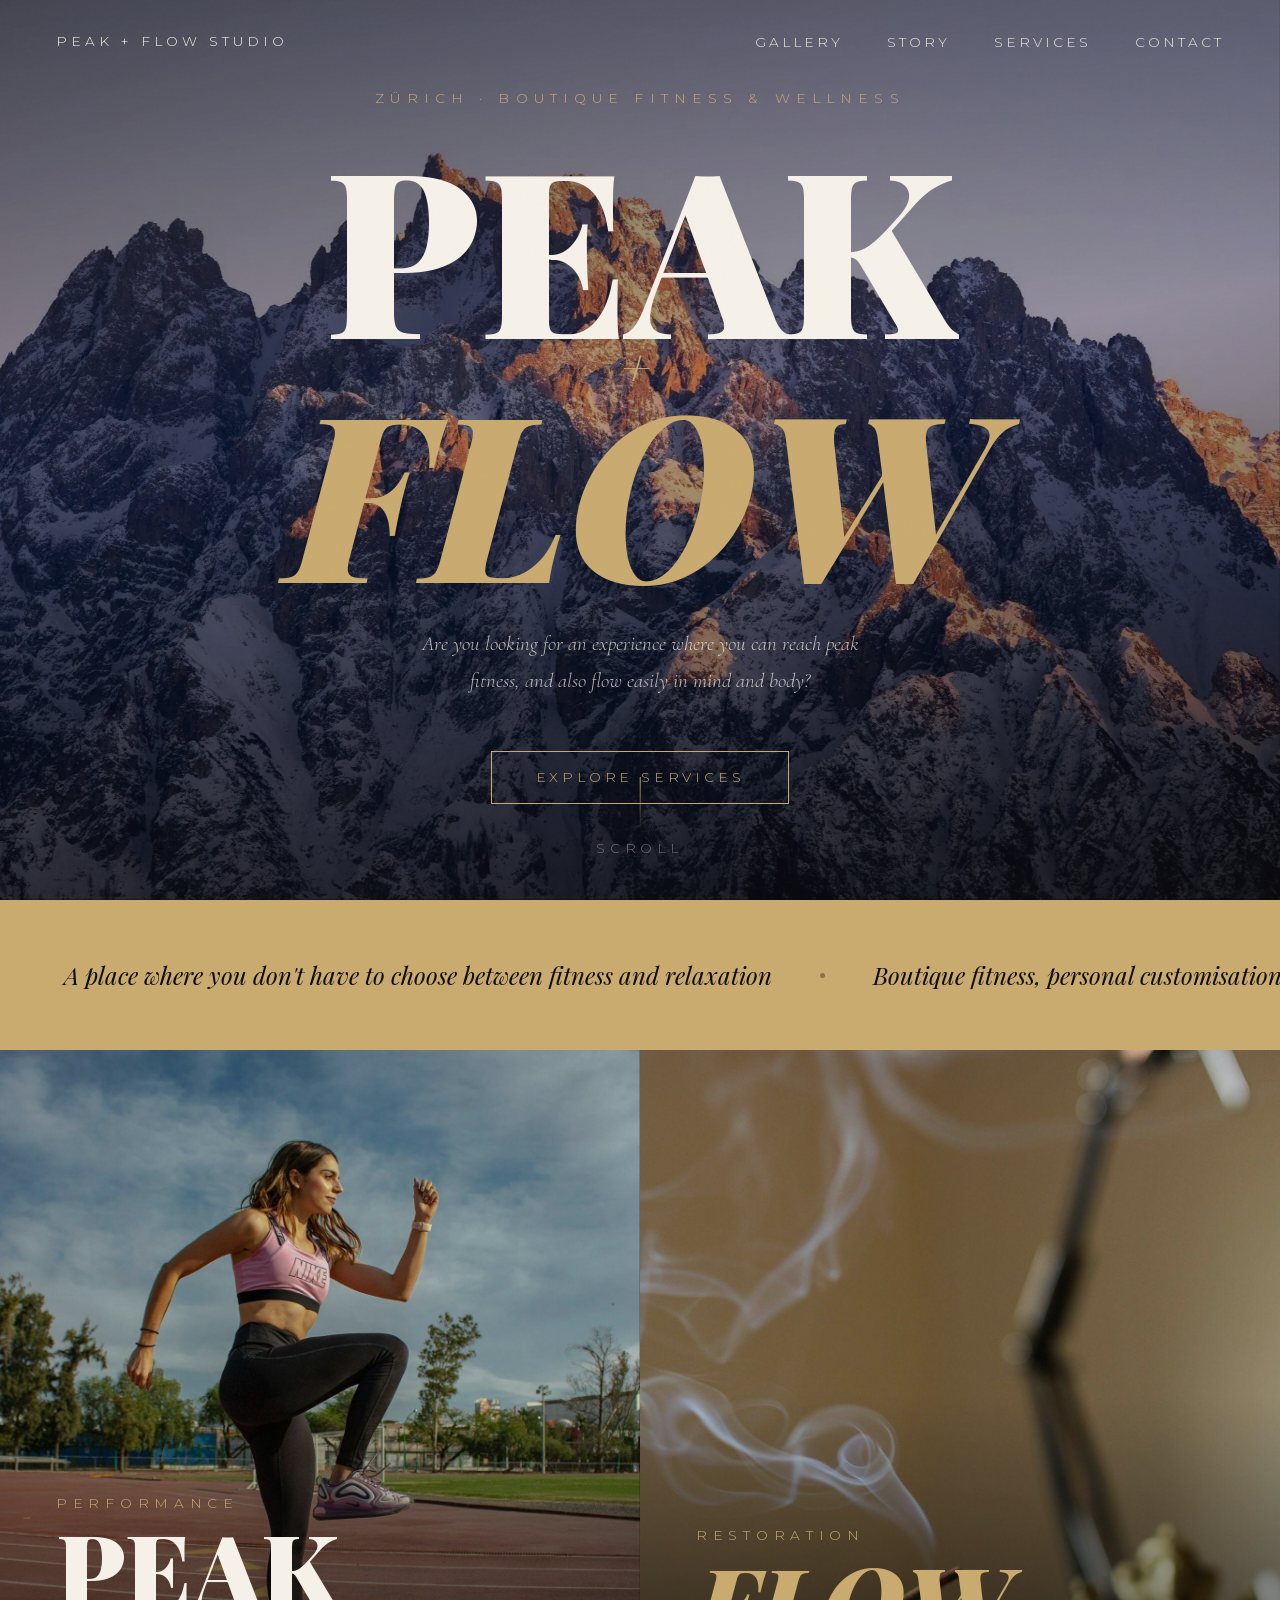
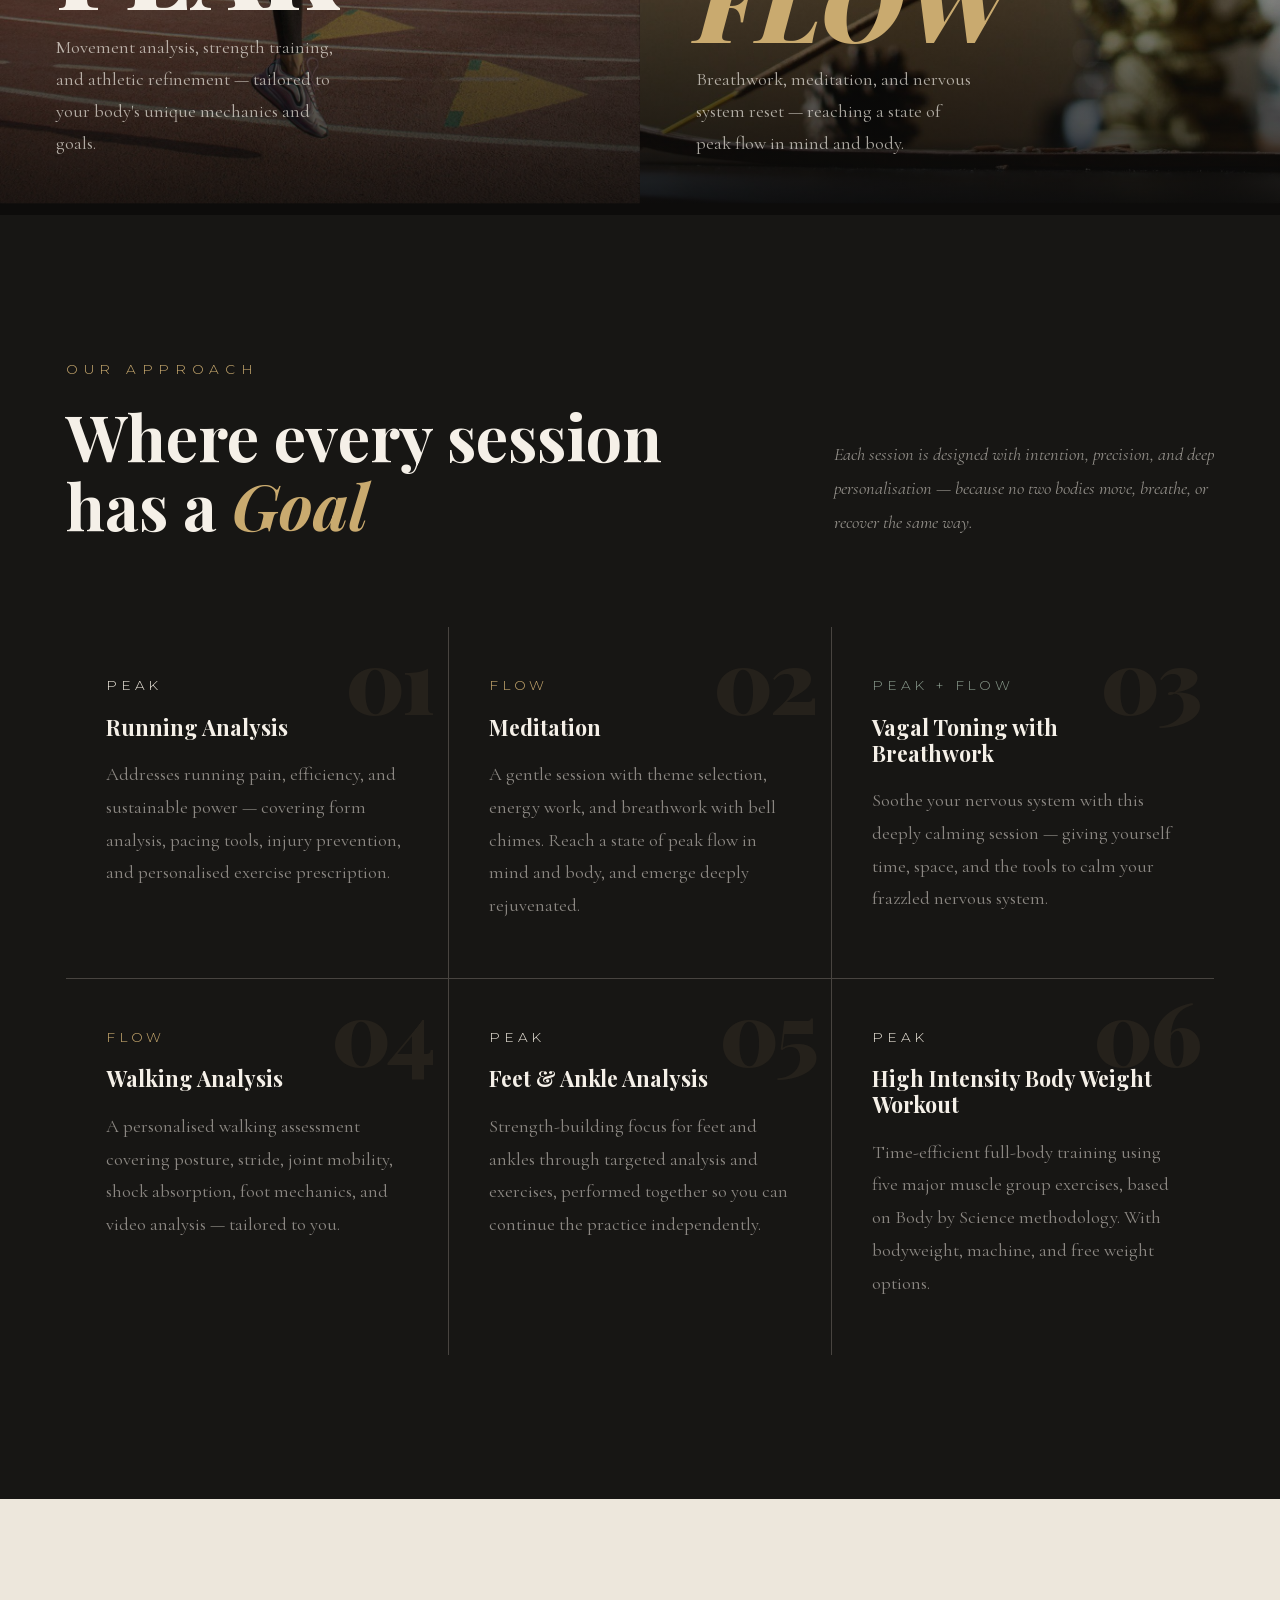
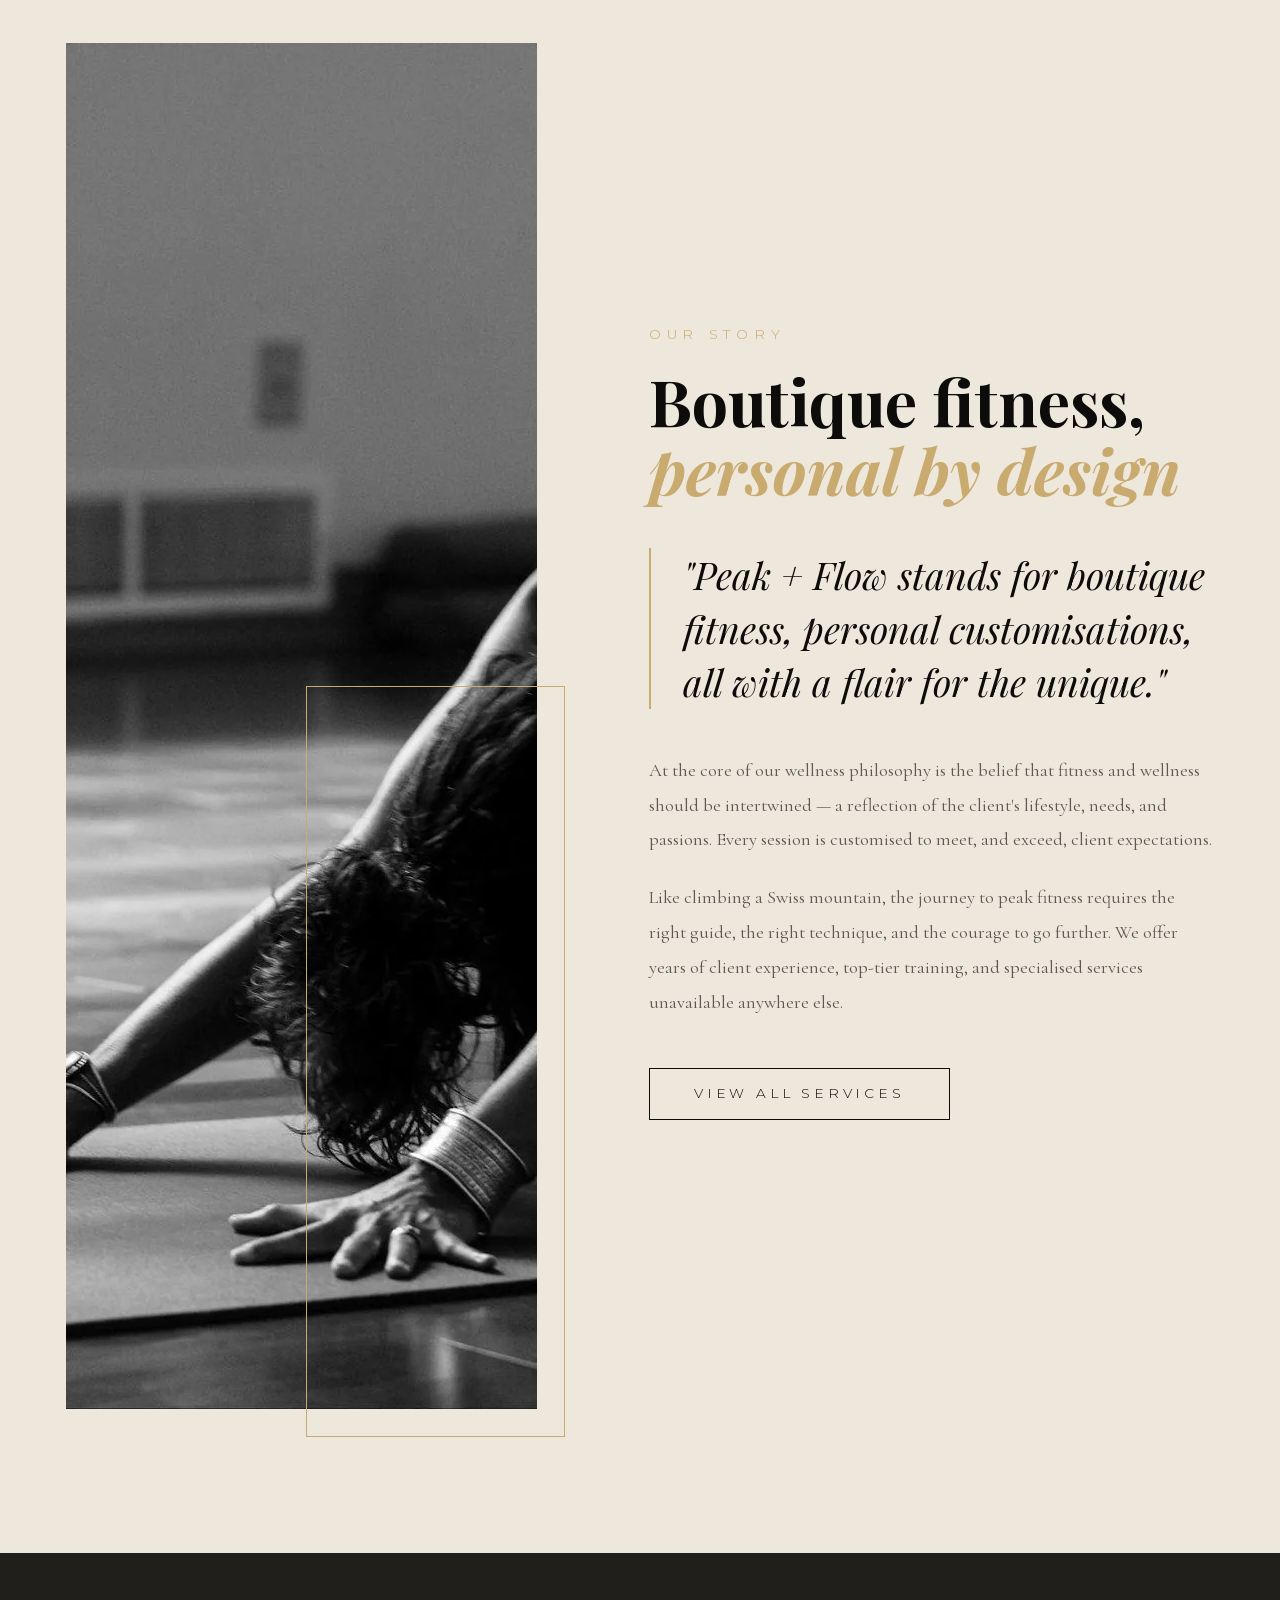
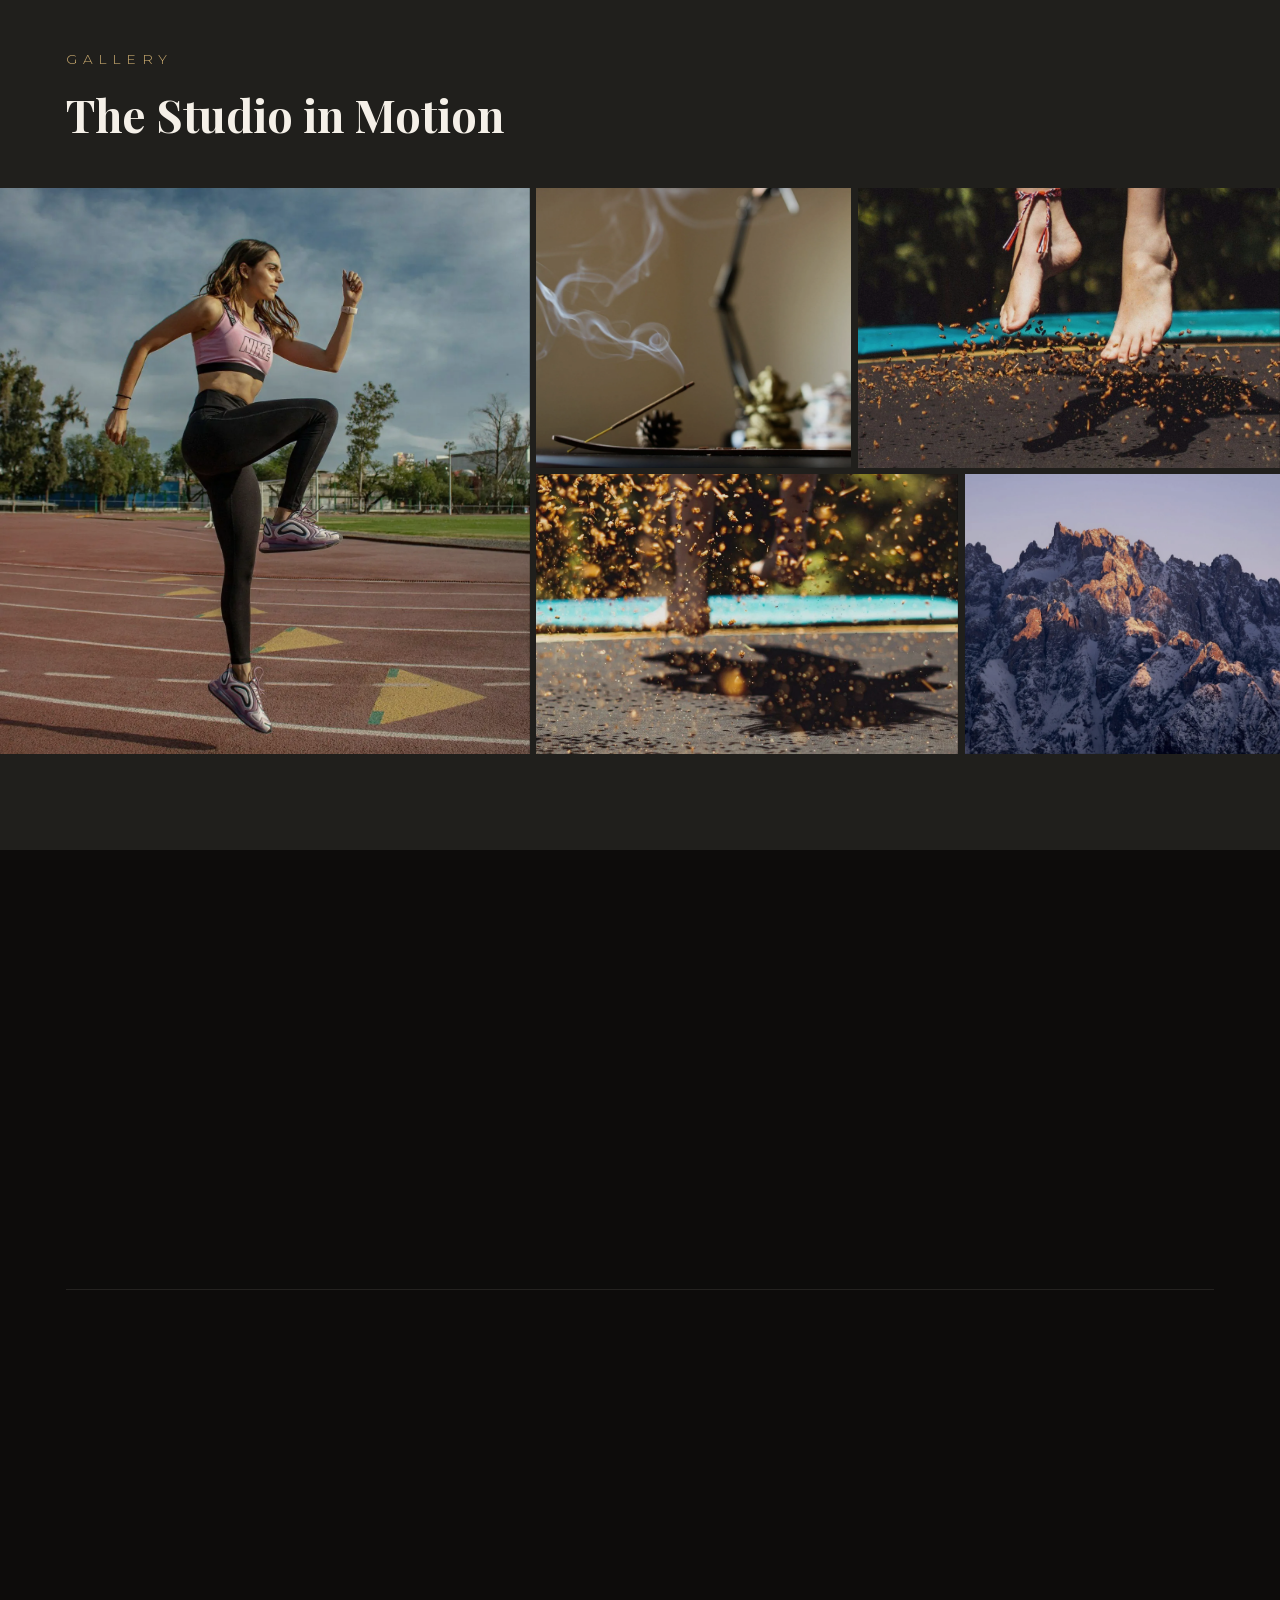
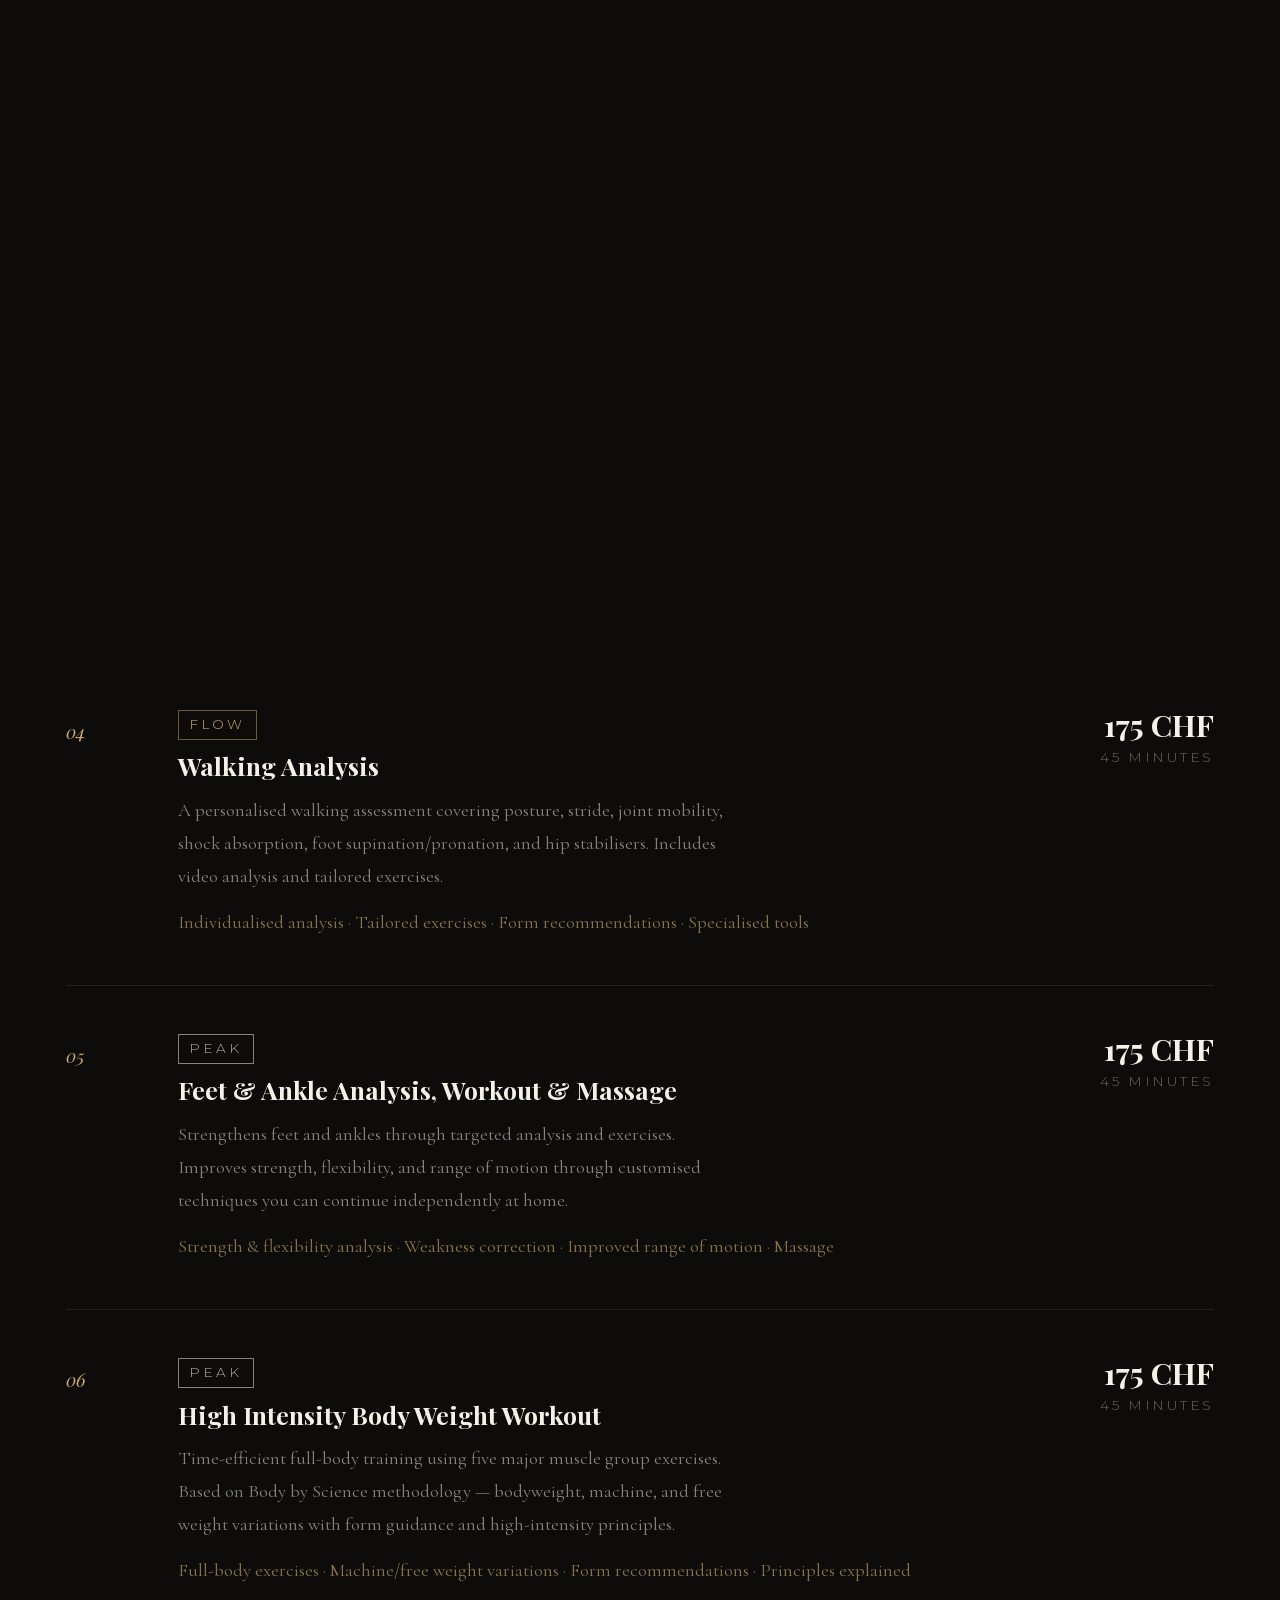
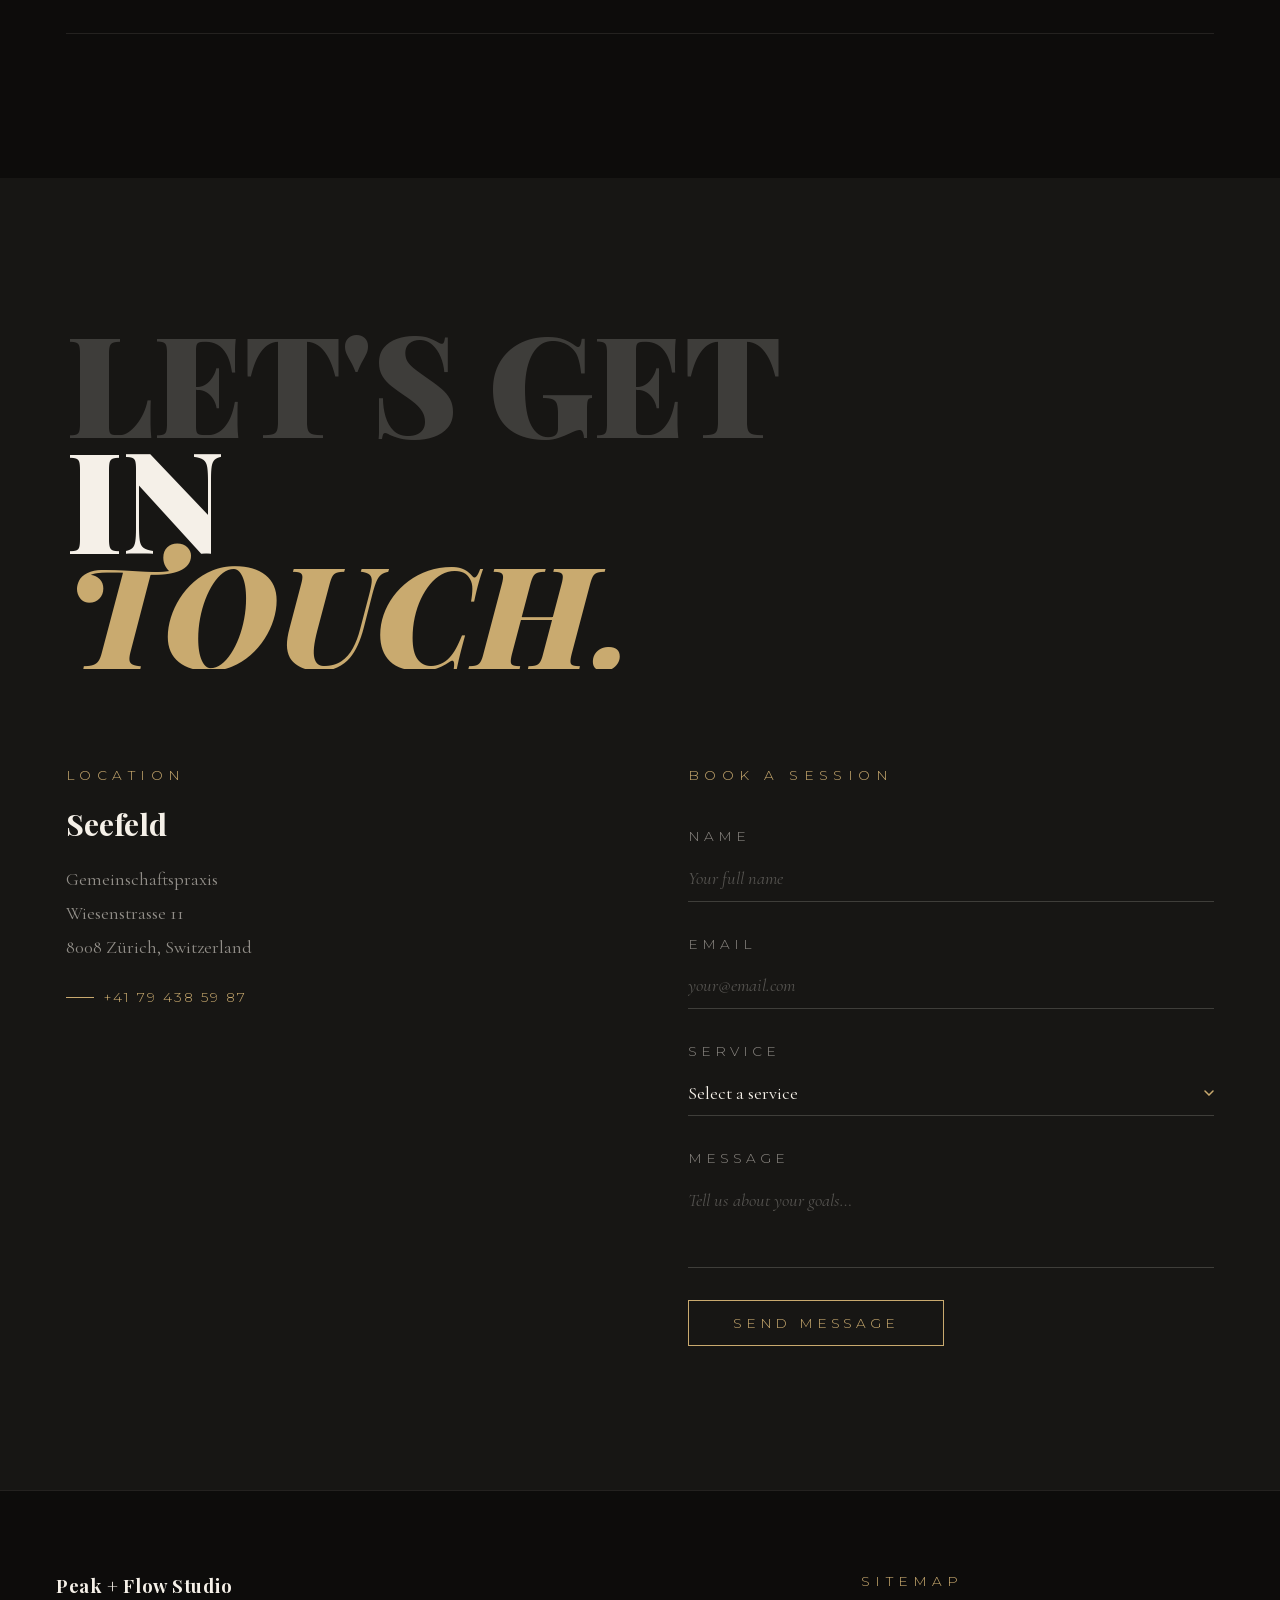
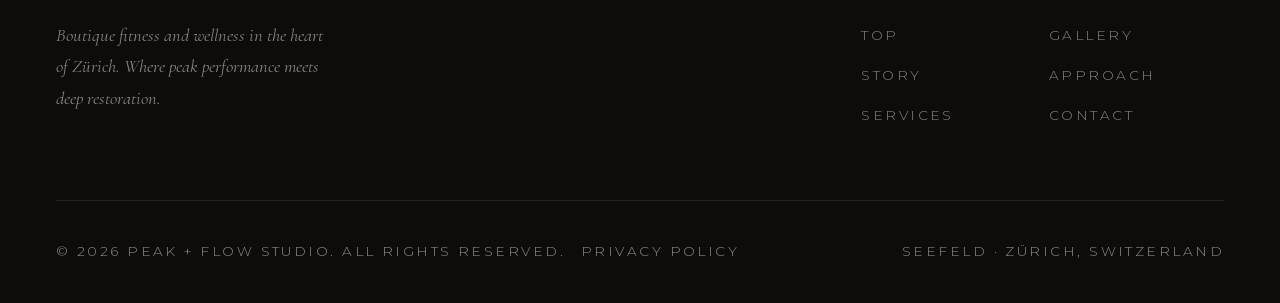
<file: index.html>
<!DOCTYPE html>
<html lang="en">
<head>
  <meta charset="UTF-8">
  <meta name="viewport" content="width=device-width, initial-scale=1.0">
  <title>Peak + Flow Studio — Boutique Fitness & Wellness · Zürich</title>
  <meta name="description" content="Peak + Flow Studio offers boutique fitness and wellness sessions in Zürich — running analysis, meditation, vagal toning, and more. 45 min · 175 CHF.">
  <!-- ─── SEO ─── -->
  <meta name="theme-color" content="#0D0C0B">
  <link rel="preload" href="images/mountain.webp" as="image" type="image/webp">
  <link rel="icon" href="favicon.svg" type="image/svg+xml">
  <link rel="canonical" href="https://www.peakflowstudio.ch">
  <meta name="robots" content="index, follow">

  <!-- Open Graph -->
  <meta property="og:type" content="website">
  <meta property="og:site_name" content="Peak + Flow Studio">
  <meta property="og:title" content="Peak + Flow Studio — Boutique Fitness & Wellness · Zürich">
  <meta property="og:description" content="Peak + Flow Studio offers boutique fitness and wellness sessions in Zürich — running analysis, meditation, vagal toning, and more. 45 min · 175 CHF.">
  <meta property="og:url" content="https://www.peakflowstudio.ch">
  <meta property="og:image" content="https://www.peakflowstudio.ch/images/mountain.jpg">
  <meta property="og:locale" content="en_CH">

  <!-- Twitter Card -->
  <meta name="twitter:card" content="summary_large_image">
  <meta name="twitter:title" content="Peak + Flow Studio — Boutique Fitness & Wellness · Zürich">
  <meta name="twitter:description" content="Peak + Flow Studio offers boutique fitness and wellness sessions in Zürich — running analysis, meditation, vagal toning, and more. 45 min · 175 CHF.">
  <meta name="twitter:image" content="https://www.peakflowstudio.ch/images/mountain.jpg">

  <!-- JSON-LD Structured Data -->
  <script type="application/ld+json">
  {
    "@context": "https://schema.org",
    "@type": "LocalBusiness",
    "name": "Peak + Flow Studio",
    "description": "Boutique fitness and wellness studio in Zürich offering running analysis, meditation, vagal toning with breathwork, walking analysis, feet & ankle analysis, and high intensity body weight workouts.",
    "url": "https://www.peakflowstudio.ch",
    "telephone": "+41794385987",
    "priceRange": "CHF 175",
    "address": {
      "@type": "PostalAddress",
      "streetAddress": "Wiesenstrasse 11",
      "addressLocality": "Zürich",
      "postalCode": "8008",
      "addressCountry": "CH"
    },
    "geo": {
      "@type": "GeoCoordinates",
      "latitude": 47.3578,
      "longitude": 8.5549
    },
    "openingHoursSpecification": [],
    "hasOfferCatalog": {
      "@type": "OfferCatalog",
      "name": "Services",
      "itemListElement": [
        { "@type": "Offer", "itemOffered": { "@type": "Service", "name": "Running Analysis" } },
        { "@type": "Offer", "itemOffered": { "@type": "Service", "name": "Meditate Without Pain" } },
        { "@type": "Offer", "itemOffered": { "@type": "Service", "name": "Vagal Toning with Breathwork" } },
        { "@type": "Offer", "itemOffered": { "@type": "Service", "name": "Walking Analysis" } },
        { "@type": "Offer", "itemOffered": { "@type": "Service", "name": "Feet & Ankle Analysis, Workout & Massage" } },
        { "@type": "Offer", "itemOffered": { "@type": "Service", "name": "High Intensity Body Weight Workout" } }
      ]
    }
  }
  </script>

  <link rel="stylesheet" href="fonts.css">
  <style>
    /* ─── TOKENS ─────────────────────────────────────── */
    :root {
      --ink:      #0D0C0B;
      --ink-2:    #171614;
      --ink-3:    #201F1C;
      --ink-4:    #2A2926;
      --cream:    #F5F0E8;
      --cream-2:  #EDE7DC;
      --cream-3:  #E2D9CC;
      --gold:     #C9AA6F;
      --gold-lt:  #D9BE8A;
      --sage:     #8A9B8D;
      --stone:    #6A6560;
      --muted:    #484440;
      --border:   rgba(106,101,96,0.25);
    }

    /* ─── RESET ──────────────────────────────────────── */
    *, *::before, *::after { box-sizing: border-box; margin: 0; padding: 0; }
    html { scroll-behavior: smooth; }

    body {
      background: var(--ink);
      color: var(--cream);
      font-family: 'Cormorant Garamond', Georgia, serif;
      font-size: 17px;
      line-height: 1.6;
      overflow-x: hidden;
    }

    ::selection { background: var(--gold); color: var(--ink); }

    img { display: block; max-width: 100%; }
    a { color: inherit; text-decoration: none; }

    /* ─── GRAIN OVERLAY ──────────────────────────────── */
    body::after {
      content: '';
      position: fixed;
      inset: 0;
      pointer-events: none;
      z-index: 9999;
      background-image: url("data:image/svg+xml,%3Csvg viewBox='0 0 256 256' xmlns='http://www.w3.org/2000/svg'%3E%3Cfilter id='noise'%3E%3CfeTurbulence type='fractalNoise' baseFrequency='0.9' numOctaves='4' stitchTiles='stitch'/%3E%3C/filter%3E%3Crect width='100%25' height='100%25' filter='url(%23noise)' opacity='0.035'/%3E%3C/svg%3E");
      opacity: 0.4;
    }

    /* ─── NAV ────────────────────────────────────────── */
    #nav {
      position: fixed;
      top: 0; left: 0; right: 0;
      z-index: 1000;
      display: flex;
      align-items: center;
      justify-content: space-between;
      padding: 1.75rem 3.5rem;
      transition: background 0.5s ease, padding 0.4s ease, border-color 0.5s ease;
      border-bottom: 1px solid transparent;
    }

    #nav.scrolled {
      background: rgba(13, 12, 11, 0.92);
      backdrop-filter: blur(14px);
      -webkit-backdrop-filter: blur(14px);
      padding: 1.1rem 3.5rem;
      border-color: var(--border);
    }

    .nav-brand {
      font-family: 'Montserrat', sans-serif;
      font-weight: 300;
      font-size: 0.85rem;
      letter-spacing: 0.3em;
      text-transform: uppercase;
      color: var(--cream);
      transition: opacity 0.3s;
    }
    .nav-brand:hover { opacity: 0.65; }

    .nav-links {
      display: flex;
      gap: 2.75rem;
      list-style: none;
    }

    .nav-links a {
      font-family: 'Montserrat', sans-serif;
      font-weight: 300;
      font-size: 0.85rem;
      letter-spacing: 0.22em;
      text-transform: uppercase;
      color: var(--cream-2);
      transition: color 0.3s;
      position: relative;
    }

    .nav-links a::after {
      content: '';
      position: absolute;
      bottom: -5px; left: 0;
      width: 0; height: 1px;
      background: var(--gold);
      transition: width 0.35s ease;
    }

    .nav-links a:hover { color: var(--gold); }
    .nav-links a:hover::after { width: 100%; }

    /* ─── HAMBURGER ──────────────────────────────── */
    .nav-hamburger {
      display: none;
      flex-direction: column;
      justify-content: center;
      gap: 5px;
      width: 2rem;
      height: 2rem;
      background: none;
      border: none;
      cursor: pointer;
      padding: 0;
      z-index: 1100;
    }

    .nav-hamburger span {
      display: block;
      width: 100%;
      height: 1px;
      background: var(--cream);
      transition: transform 0.35s ease, opacity 0.35s ease;
      transform-origin: center;
    }

    .nav-hamburger.open span:nth-child(1) { transform: translateY(6px) rotate(45deg); }
    .nav-hamburger.open span:nth-child(2) { opacity: 0; }
    .nav-hamburger.open span:nth-child(3) { transform: translateY(-6px) rotate(-45deg); }

    /* ─── MOBILE MENU ────────────────────────────── */
    .mobile-menu {
      display: none;
      position: fixed;
      inset: 0;
      z-index: 999;
      background: rgba(13,12,11,0.97);
      flex-direction: column;
      align-items: center;
      justify-content: center;
      gap: 2.5rem;
      opacity: 0;
      pointer-events: none;
      transition: opacity 0.4s ease;
    }

    .mobile-menu.open {
      opacity: 1;
      pointer-events: all;
    }

    .mobile-menu a {
      font-family: 'Playfair Display', Georgia, serif;
      font-size: clamp(2rem, 8vw, 3rem);
      font-weight: 400;
      color: var(--cream);
      letter-spacing: 0.05em;
      transition: color 0.3s;
    }

    .mobile-menu a:hover { color: var(--gold); }

    /* ─── HERO ───────────────────────────────────────── */
    #hero {
      position: relative;
      height: 100vh;
      min-height: 680px;
      display: flex;
      flex-direction: column;
      align-items: center;
      justify-content: center;
      text-align: center;
      overflow: hidden;
    }

    .hero-bg {
      position: absolute;
      inset: 0;
      background-image: url('images/mountain.webp');
      background-size: cover;
      background-position: center 45%;
      animation: bgBreath 22s ease-in-out infinite alternate;
      will-change: transform;
    }

    @keyframes bgBreath {
      from { transform: scale(1.04); }
      to   { transform: scale(1.12) translateY(-12px); }
    }

    .hero-veil {
      position: absolute; inset: 0;
      background: linear-gradient(
        170deg,
        rgba(13,12,11,0.65) 0%,
        rgba(13,12,11,0.30) 45%,
        rgba(13,12,11,0.78) 100%
      );
    }

    .hero-content {
      position: relative;
      z-index: 2;
      padding: 0 2rem;
    }

    .hero-eyebrow {
      font-family: 'Montserrat', sans-serif;
      font-size: 0.85rem;
      font-weight: 300;
      letter-spacing: 0.45em;
      text-transform: uppercase;
      color: var(--gold);
      margin-bottom: 2.5rem;
      opacity: 0;
      animation: fadeUp 1s 0.4s ease forwards;
    }

    .hero-mark {
      font-family: 'Playfair Display', Georgia, serif;
      line-height: 0.82;
      letter-spacing: -0.02em;
    }

    .hero-mark .word-peak {
      display: block;
      font-size: clamp(6rem, 18vw, 16rem);
      font-weight: 900;
      color: var(--cream);
      opacity: 0;
      animation: fadeUp 1.1s 0.55s ease forwards;
    }

    .hero-mark .word-plus {
      display: block;
      font-size: clamp(1.6rem, 4vw, 4.5rem);
      font-weight: 400;
      font-style: italic;
      color: var(--gold);
      letter-spacing: 0.15em;
      margin: 0.4rem 0;
      opacity: 0;
      animation: fadeUp 1.1s 0.72s ease forwards;
    }

    .hero-mark .word-flow {
      display: block;
      font-size: clamp(6rem, 18vw, 16rem);
      font-weight: 900;
      font-style: italic;
      color: var(--gold);
      opacity: 0;
      animation: fadeUp 1.1s 0.88s ease forwards;
    }

    .hero-sub {
      max-width: 480px;
      margin: 2.75rem auto 0;
      font-size: clamp(1.15rem, 2vw, 1.3rem);
      font-style: italic;
      font-weight: 300;
      line-height: 1.75;
      color: rgba(245,240,232,0.75);
      opacity: 0;
      animation: fadeUp 1.1s 1.05s ease forwards;
    }

    .hero-cta {
      margin-top: 3.25rem;
      opacity: 0;
      animation: fadeUp 1.1s 1.25s ease forwards;
    }

    .btn {
      display: inline-block;
      padding: 0.9rem 2.75rem;
      font-family: 'Montserrat', sans-serif;
      font-size: 0.85rem;
      font-weight: 300;
      letter-spacing: 0.28em;
      text-transform: uppercase;
      transition: all 0.35s ease;
      cursor: pointer;
      border: none;
    }

    .btn-outline {
      border: 1px solid var(--gold);
      color: var(--gold);
      background: transparent;
      position: relative;
      overflow: hidden;
      isolation: isolate;
    }

    .btn-outline::before {
      content: '';
      position: absolute;
      inset: 0;
      background: var(--gold);
      transform: scaleX(0);
      transform-origin: left;
      transition: transform 0.35s ease;
      z-index: -1;
    }

    .btn-outline:hover { color: var(--ink); }
    .btn-outline:hover::before { transform: scaleX(1); }

    .btn-dark {
      border: 1px solid var(--ink);
      color: var(--ink);
      background: transparent;
      position: relative;
      overflow: hidden;
      isolation: isolate;
    }

    .btn-dark::before {
      content: '';
      position: absolute;
      inset: 0;
      background: var(--ink);
      transform: scaleX(0);
      transform-origin: left;
      transition: transform 0.35s ease;
      z-index: -1;
    }

    .btn-dark:hover { color: var(--cream); }
    .btn-dark:hover::before { transform: scaleX(1); }

    .hero-scroll-hint {
      position: absolute;
      bottom: 2.5rem;
      left: 50%;
      transform: translateX(-50%);
      display: flex;
      flex-direction: column;
      align-items: center;
      gap: 0.6rem;
      opacity: 0;
      animation: fadeIn 1s 1.8s ease forwards;
    }

    .scroll-track {
      width: 1px;
      height: 52px;
      background: linear-gradient(to bottom, var(--gold), transparent);
      animation: drip 2.2s ease-in-out infinite;
    }

    @keyframes drip {
      0%,100% { opacity: 0.4; transform: scaleY(0.85) translateY(-4px); }
      50%      { opacity: 1;   transform: scaleY(1)    translateY(0); }
    }

    .scroll-label {
      font-family: 'Montserrat', sans-serif;
      font-size: 0.85rem;
      font-weight: 300;
      letter-spacing: 0.35em;
      text-transform: uppercase;
      color: rgba(245,240,232,0.4);
    }

    @keyframes fadeUp {
      from { opacity: 0; transform: translateY(22px); }
      to   { opacity: 1; transform: translateY(0); }
    }

    @keyframes fadeIn {
      from { opacity: 0; }
      to   { opacity: 1; }
    }

    /* ─── PHILOSOPHY STRIP ───────────────────────────── */
    .philosophy {
      background: var(--gold);
      padding: 3.5rem 4rem;
      overflow: hidden;
    }

    .philosophy-inner {
      display: flex;
      align-items: center;
      gap: 3rem;
      white-space: nowrap;
      animation: marquee 28s linear infinite;
    }

    @keyframes marquee {
      from { transform: translateX(0); }
      to   { transform: translateX(-50%); }
    }

    .philosophy-text {
      font-family: 'Playfair Display', Georgia, serif;
      font-size: clamp(1.1rem, 2.2vw, 1.5rem);
      font-style: italic;
      font-weight: 400;
      color: var(--ink);
      flex-shrink: 0;
    }

    .philosophy-dot {
      width: 5px;
      height: 5px;
      background: var(--ink);
      border-radius: 50%;
      flex-shrink: 0;
      opacity: 0.35;
    }

    /* ─── DUAL SPLIT ─────────────────────────────────── */
    .split {
      display: grid;
      grid-template-columns: 1fr 1fr;
      height: 85vh;
      min-height: 520px;
    }

    .split-panel {
      position: relative;
      overflow: hidden;
      display: flex;
      align-items: flex-end;
      padding: 3.5rem;
    }

    .split-bg {
      position: absolute;
      inset: 0;
      background-size: cover;
      background-position: center;
      transition: transform 0.9s cubic-bezier(0.25,0.46,0.45,0.94);
    }

    .split-panel:hover .split-bg { transform: scale(1.06); }

    .split-veil {
      position: absolute; inset: 0;
      background: linear-gradient(to top, rgba(13,12,11,0.88) 0%, rgba(13,12,11,0.15) 55%);
    }

    .split-content { position: relative; z-index: 2; }

    .split-label {
      font-family: 'Montserrat', sans-serif;
      font-size: 0.85rem;
      font-weight: 300;
      letter-spacing: 0.42em;
      text-transform: uppercase;
      color: var(--gold);
      margin-bottom: 0.6rem;
    }

    .split-word {
      font-family: 'Playfair Display', Georgia, serif;
      font-size: clamp(3.5rem, 8vw, 8rem);
      font-weight: 900;
      line-height: 0.85;
      color: var(--cream);
    }

    .split-panel.flow-side .split-word {
      font-style: italic;
      color: var(--gold);
    }

    .split-desc {
      margin-top: 1.2rem;
      font-size: 1.15rem;
      line-height: 1.75;
      color: rgba(245,240,232,0.68);
      max-width: 280px;
    }

    /* ─── SECTION UTILS ──────────────────────────────── */
    .section-pad { padding: 9rem 0; }
    .section-pad-sm { padding: 6rem 0; }

    .wrap {
      max-width: 1260px;
      margin: 0 auto;
      padding: 0 3.5rem;
    }

    .label {
      font-family: 'Montserrat', sans-serif;
      font-size: 0.85rem;
      font-weight: 300;
      letter-spacing: 0.42em;
      text-transform: uppercase;
      color: var(--gold);
      margin-bottom: 1.25rem;
    }

    .headline {
      font-family: 'Playfair Display', Georgia, serif;
      font-size: clamp(2.4rem, 5vw, 4.5rem);
      font-weight: 700;
      line-height: 1.08;
      color: var(--cream);
    }

    .headline em {
      font-style: italic;
      color: var(--gold);
    }

    /* ─── GOALS ──────────────────────────────────────── */
    #approach { background: var(--ink-2); }

    .goals-head {
      display: flex;
      justify-content: space-between;
      align-items: flex-end;
      margin-bottom: 5.5rem;
      gap: 3rem;
    }

    .goals-intro {
      max-width: 380px;
      font-size: 1.15rem;
      font-style: italic;
      line-height: 1.85;
      color: rgba(245,240,232,0.55);
    }

    .goals-grid {
      display: grid;
      grid-template-columns: repeat(3, 1fr);
      gap: 1px;
      background: var(--muted);
    }

    .goal-card {
      background: var(--ink-2);
      padding: 3rem 2.5rem 3.5rem;
      position: relative;
      overflow: hidden;
      transition: background 0.4s ease;
    }

    .goal-card::before {
      content: '';
      position: absolute;
      bottom: 0; left: 0;
      width: 0; height: 2px;
      background: var(--gold);
      transition: width 0.5s ease;
    }

    .goal-card:hover { background: var(--ink-3); }
    .goal-card:hover::before { width: 100%; }

    .goal-num {
      font-family: 'Playfair Display', Georgia, serif;
      font-size: 5.5rem;
      font-weight: 900;
      color: rgba(201,170,111,0.08);
      position: absolute;
      top: 0.5rem;
      right: 1rem;
      line-height: 1;
      letter-spacing: -0.04em;
      pointer-events: none;
      transition: color 0.4s ease, transform 0.4s ease;
    }

    .goal-card:hover .goal-num {
      color: rgba(201,170,111,0.14);
      transform: scale(1.15) translateX(-8px);
    }

    .goal-tag {
      font-family: 'Montserrat', sans-serif;
      font-size: 0.85rem;
      font-weight: 300;
      letter-spacing: 0.28em;
      text-transform: uppercase;
      margin-bottom: 1.1rem;
    }

    .tag-peak  { color: var(--cream-2); }
    .tag-flow  { color: var(--gold); }
    .tag-both  { color: var(--sage); }

    .goal-name {
      font-family: 'Playfair Display', Georgia, serif;
      font-size: 1.35rem;
      font-weight: 700;
      color: var(--cream);
      line-height: 1.2;
      margin-bottom: 1.1rem;
    }

    .goal-body {
      font-size: 1.15rem;
      line-height: 1.78;
      color: rgba(245,240,232,0.52);
    }

    /* ─── STORY ──────────────────────────────────────── */
    #story {
      background: var(--cream-2);
      color: var(--ink);
    }

    #story .label  { color: var(--gold); }
    #story .headline { color: var(--ink); }

    .story-grid {
      display: grid;
      grid-template-columns: 5fr 6fr;
      gap: 7rem;
      align-items: center;
    }

    .story-img-wrap {
      position: relative;
    }

    .story-img {
      width: 100%;
      aspect-ratio: 3/4;
      object-fit: cover;
      filter: grayscale(25%);
      transition: filter 0.7s ease, transform 0.7s ease;
    }

    .story-img-wrap:hover .story-img {
      filter: grayscale(0%);
      transform: scale(1.02);
    }

    .story-img-frame {
      position: absolute;
      bottom: -1.75rem;
      right: -1.75rem;
      width: 55%;
      height: 55%;
      border: 1px solid var(--gold);
      pointer-events: none;
      transition: transform 0.5s ease;
    }

    .story-img-wrap:hover .story-img-frame {
      transform: translate(6px, 6px);
    }

    .story-content { padding: 2rem 0; }

    .story-quote {
      font-family: 'Playfair Display', Georgia, serif;
      font-size: clamp(1.55rem, 3vw, 2.35rem);
      font-style: italic;
      font-weight: 400;
      line-height: 1.42;
      color: var(--ink);
      padding-left: 2rem;
      border-left: 2px solid var(--gold);
      margin: 2.75rem 0;
    }

    .story-body {
      font-size: 1.15rem;
      line-height: 1.9;
      color: rgba(13,12,11,0.65);
    }

    .story-body + .story-body { margin-top: 1.4rem; }

    /* ─── GALLERY ────────────────────────────────────── */
    #gallery { background: var(--ink-3); overflow: hidden; }

    .gallery-hed {
      display: flex;
      justify-content: space-between;
      align-items: flex-end;
      margin-bottom: 3rem;
    }

    .gallery-mosaic {
      display: grid;
      grid-template-columns: repeat(12, 1fr);
      grid-template-rows: 280px 280px;
      gap: 0.4rem;
    }

    .gal-item {
      overflow: hidden;
      position: relative;
    }

    .gal-item img {
      width: 100%;
      height: 100%;
      object-fit: cover;
      filter: grayscale(15%) brightness(0.9);
      transition: filter 0.6s ease, transform 0.6s ease;
    }

    .gal-item:hover img {
      filter: grayscale(0%) brightness(1);
      transform: scale(1.06);
    }

    /* Mosaic layout */
    .gal-item:nth-child(1) { grid-column: 1 / 6;  grid-row: 1 / 3; }
    .gal-item:nth-child(2) { grid-column: 6 / 9;  grid-row: 1; }
    .gal-item:nth-child(3) { grid-column: 9 / 13; grid-row: 1; }
    .gal-item:nth-child(4) { grid-column: 6 / 10; grid-row: 2; }
    .gal-item:nth-child(5) { grid-column: 10 / 13;grid-row: 2; }

    /* ─── SERVICES ───────────────────────────────────── */
    #services { background: var(--ink); }

    .svc-intro {
      max-width: 580px;
      font-size: 1.15rem;
      font-style: italic;
      line-height: 1.85;
      color: rgba(245,240,232,0.55);
      margin: 1.75rem 0 5.5rem;
    }

    .svc-list { border-top: 1px solid var(--border); }

    .svc-item {
      display: grid;
      grid-template-columns: 72px 1fr 130px;
      gap: 2.5rem;
      align-items: start;
      padding: 3rem 0;
      border-bottom: 1px solid var(--border);
      transition: padding-left 0.3s ease;
    }

    .svc-item:hover { padding-left: 0.75rem; }

    .svc-num {
      font-family: 'Playfair Display', Georgia, serif;
      font-size: 1.15rem;
      font-style: italic;
      color: var(--gold);
      padding-top: 0.4rem;
    }

    .svc-badge {
      display: inline-block;
      padding: 0.2rem 0.65rem;
      font-family: 'Montserrat', sans-serif;
      font-size: 0.85rem;
      font-weight: 300;
      letter-spacing: 0.22em;
      text-transform: uppercase;
      border: 1px solid;
      margin-bottom: 0.7rem;
    }

    .badge-peak { border-color: rgba(245,240,232,0.52); color: rgba(245,240,232,0.7); }
    .badge-flow { border-color: rgba(201,170,111,0.5); color: var(--gold); }
    .badge-both { border-color: rgba(138,155,141,0.5); color: var(--sage); }

    .svc-name {
      font-family: 'Playfair Display', Georgia, serif;
      font-size: 1.55rem;
      font-weight: 700;
      color: var(--cream);
      line-height: 1.2;
      margin-bottom: 0.8rem;
    }

    .svc-desc {
      font-size: 1.15rem;
      line-height: 1.8;
      color: rgba(245,240,232,0.52);
      max-width: 560px;
    }

    .svc-incl {
      margin-top: 0.9rem;
      font-size: 1.15rem;
      color: rgba(201,170,111,0.65);
      line-height: 1.6;
    }

    .svc-price { text-align: right; }

    .price-chf {
      font-family: 'Playfair Display', Georgia, serif;
      font-size: 1.9rem;
      font-weight: 700;
      color: var(--cream);
      display: block;
      line-height: 1;
    }

    .price-min {
      font-family: 'Montserrat', sans-serif;
      font-size: 0.85rem;
      font-weight: 300;
      letter-spacing: 0.2em;
      text-transform: uppercase;
      color: var(--stone);
      display: block;
      margin-top: 0.4rem;
    }

    /* ─── CONTACT ────────────────────────────────────── */
    #contact { background: var(--ink-2); }

    .contact-big {
      font-family: 'Playfair Display', Georgia, serif;
      font-weight: 900;
      line-height: 0.82;
      letter-spacing: -0.03em;
      margin-bottom: 6rem;
      overflow: hidden;
    }

    .contact-big .line1 {
      display: block;
      font-size: clamp(3.5rem, 11vw, 10.5rem);
      color: rgba(245,240,232,0.18);
      font-style: normal;
    }

    .contact-big .line2 {
      display: block;
      font-size: clamp(3.5rem, 11vw, 10.5rem);
      color: var(--cream);
    }

    .contact-big .line3 {
      display: block;
      font-size: clamp(3.5rem, 11vw, 10.5rem);
      color: var(--gold);
      font-style: italic;
    }

    .contact-grid {
      display: grid;
      grid-template-columns: 1fr 1fr;
      gap: 6rem;
    }

    .locations { display: flex; flex-direction: column; gap: 3.5rem; }

    .loc-label {
      font-family: 'Montserrat', sans-serif;
      font-size: 0.85rem;
      font-weight: 300;
      letter-spacing: 0.4em;
      text-transform: uppercase;
      color: var(--gold);
      margin-bottom: 0.85rem;
    }

    .loc-name {
      font-family: 'Playfair Display', Georgia, serif;
      font-size: 1.9rem;
      font-weight: 700;
      color: var(--cream);
      margin-bottom: 0.85rem;
    }

    .loc-addr {
      font-size: 1.15rem;
      line-height: 1.85;
      color: rgba(245,240,232,0.55);
    }

    .loc-phone {
      display: inline-flex;
      align-items: center;
      gap: 0.6rem;
      margin-top: 1.4rem;
      font-family: 'Montserrat', sans-serif;
      font-size: 0.85rem;
      font-weight: 300;
      letter-spacing: 0.15em;
      color: var(--gold);
      transition: opacity 0.3s;
    }

    .loc-phone:hover { opacity: 0.65; }

    .loc-phone::before {
      content: '';
      width: 28px;
      height: 1px;
      background: currentColor;
    }

    /* Form */
    .contact-form-wrap {}

    .form-top-label {
      font-family: 'Montserrat', sans-serif;
      font-size: 0.85rem;
      font-weight: 300;
      letter-spacing: 0.4em;
      text-transform: uppercase;
      color: var(--gold);
      margin-bottom: 2.5rem;
    }

    .form { display: flex; flex-direction: column; gap: 2rem; }

    .field { display: flex; flex-direction: column; gap: 0.5rem; }

    .field label {
      font-family: 'Montserrat', sans-serif;
      font-size: 0.85rem;
      font-weight: 300;
      letter-spacing: 0.3em;
      text-transform: uppercase;
      color: rgba(245,240,232,0.52);
    }

    .field input,
    .field select,
    .field textarea {
      background: transparent;
      border: none;
      border-bottom: 1px solid rgba(245,240,232,0.18);
      color: var(--cream);
      font-family: 'Cormorant Garamond', Georgia, serif;
      font-size: 1.15rem;
      padding: 0.7rem 0;
      outline: none;
      width: 100%;
      transition: border-color 0.35s;
      -webkit-appearance: none;
    }

    .field select {
      background-image: url("data:image/svg+xml,%3Csvg xmlns='http://www.w3.org/2000/svg' width='10' height='6' viewBox='0 0 10 6'%3E%3Cpath d='M1 1l4 4 4-4' stroke='%23C9AA6F' stroke-width='1.5' fill='none' stroke-linecap='round'/%3E%3C/svg%3E");
      background-repeat: no-repeat;
      background-position: right 0 center;
      cursor: pointer;
    }

    .field select option { background: var(--ink-2); }

    .field input::placeholder,
    .field textarea::placeholder {
      color: rgba(245,240,232,0.28);
      font-style: italic;
    }

    .field input:focus,
    .field select:focus,
    .field textarea:focus {
      border-bottom-color: var(--gold);
    }

    .field textarea {
      resize: none;
      height: 90px;
    }

    /* ─── FOOTER ─────────────────────────────────────── */
    footer {
      background: var(--ink);
      border-top: 1px solid var(--border);
      padding: 5rem 3.5rem 2.5rem;
    }

    .footer-grid {
      display: grid;
      grid-template-columns: 2fr 1fr;
      gap: 5rem;
      margin-bottom: 4.5rem;
    }

    .footer-brand-mark {
      font-family: 'Playfair Display', Georgia, serif;
      font-size: 1.15rem;
      font-weight: 700;
      color: var(--cream);
      margin-bottom: 1.2rem;
      letter-spacing: 0.04em;
    }

    .footer-tagline {
      font-size: 1.15rem;
      font-style: italic;
      color: rgba(245,240,232,0.52);
      line-height: 1.7;
      max-width: 280px;
    }

    .footer-col-hed {
      font-family: 'Montserrat', sans-serif;
      font-size: 0.85rem;
      font-weight: 300;
      letter-spacing: 0.38em;
      text-transform: uppercase;
      color: var(--gold);
      margin-bottom: 1.75rem;
    }

    .sitemap { list-style: none; display: grid; grid-template-columns: 1fr 1fr; gap: 0.8rem; }

    .sitemap a {
      font-family: 'Montserrat', sans-serif;
      font-size: 0.85rem;
      font-weight: 300;
      letter-spacing: 0.18em;
      text-transform: uppercase;
      color: rgba(245,240,232,0.52);
      transition: color 0.3s;
    }

    .sitemap a:hover { color: var(--gold); }
    .footer-policy-link { transition: color 0.3s; }
    .footer-policy-link:hover { color: var(--gold); }

    .footer-bar {
      display: flex;
      justify-content: space-between;
      align-items: center;
      padding-top: 2.5rem;
      border-top: 1px solid var(--border);
    }

    .footer-copy,
    .footer-locs {
      font-family: 'Montserrat', sans-serif;
      font-size: 0.85rem;
      font-weight: 300;
      letter-spacing: 0.18em;
      text-transform: uppercase;
      color: rgba(245,240,232,0.55);
    }

    /* ─── SCROLL REVEAL ──────────────────────────────── */
    .r {
      opacity: 0;
      transform: translateY(28px);
      transition: opacity 0.85s ease, transform 0.85s ease;
    }

    .r.in { opacity: 1; transform: none; }

    .r-d1 { transition-delay: 0.1s; }
    .r-d2 { transition-delay: 0.2s; }
    .r-d3 { transition-delay: 0.3s; }
    .r-d4 { transition-delay: 0.4s; }
    .r-d5 { transition-delay: 0.55s; }

    /* ─── MOBILE ─────────────────────────────────────── */
    @media (max-width: 960px) {
      #nav { padding: 1.4rem 2rem; }
      #nav.scrolled { padding: 1rem 2rem; }
      .nav-links { gap: 1.75rem; }
      .wrap { padding: 0 2rem; }
      .goals-grid { grid-template-columns: repeat(2, 1fr); }
      .story-grid { grid-template-columns: 1fr; gap: 3.5rem; }
      .story-img-frame { display: none; }
      .gallery-mosaic { grid-template-columns: 1fr 1fr; grid-template-rows: auto; }
      .gal-item:nth-child(n) { grid-column: auto; grid-row: auto; }
      .gal-item img { aspect-ratio: 4/3; }
      .svc-item { grid-template-columns: 56px 1fr; }
      .svc-price { grid-column: 2; text-align: left; }
      .contact-grid { grid-template-columns: 1fr; gap: 4rem; }
      .footer-grid { grid-template-columns: 1fr; gap: 3rem; }
      .footer-bar { flex-direction: column; gap: 0.75rem; text-align: center; }
    }

    @media (max-width: 680px) {
      .nav-links { display: none; }
      .nav-hamburger { display: flex; }
      .mobile-menu { display: flex; }
      .split { grid-template-columns: 1fr; height: auto; }
      .split-panel { min-height: 55vmax; }
      .goals-grid { grid-template-columns: 1fr; }
      .goals-head { flex-direction: column; gap: 1.5rem; margin-bottom: 3rem; }
      .gallery-mosaic { grid-template-columns: 1fr; }
      .section-pad { padding: 6rem 0; }
      .wrap { padding: 0 1.5rem; }
      footer { padding: 4rem 1.5rem 2rem; }
    }
  </style>
</head>
<body>

<!-- ─────────── NAV ─────────── -->
<nav id="nav">
  <a class="nav-brand" href="#hero">Peak + Flow Studio</a>
  <ul class="nav-links">
    <li><a href="#gallery">Gallery</a></li>
    <li><a href="#story">Story</a></li>
    <li><a href="#services">Services</a></li>
    <li><a href="#contact">Contact</a></li>
  </ul>
  <button class="nav-hamburger" id="hamburger" aria-label="Open menu" aria-expanded="false">
    <span></span><span></span><span></span>
  </button>
</nav>

<div class="mobile-menu" id="mobile-menu" aria-hidden="true">
  <a href="#gallery">Gallery</a>
  <a href="#story">Story</a>
  <a href="#services">Services</a>
  <a href="#contact">Contact</a>
</div>

<!-- ─────────── HERO ─────────── -->
<section id="hero">
  <div class="hero-bg"></div>
  <div class="hero-veil"></div>
  <div class="hero-content">
    <p class="hero-eyebrow">Zürich &middot; Boutique Fitness &amp; Wellness</p>
    <h1 class="hero-mark">
      <span class="word-peak">PEAK</span>
      <span class="word-plus">+</span>
      <span class="word-flow">FLOW</span>
    </h1>
    <p class="hero-sub">Are you looking for an experience where you can reach peak fitness, and also flow easily in mind and body?</p>
    <div class="hero-cta">
      <a href="#services" class="btn btn-outline">Explore Services</a>
    </div>
  </div>
  <div class="hero-scroll-hint">
    <div class="scroll-track"></div>
    <span class="scroll-label">Scroll</span>
  </div>
</section>

<!-- ─────────── PHILOSOPHY MARQUEE ─────────── -->
<div class="philosophy" aria-hidden="true">
  <div class="philosophy-inner">
    <span class="philosophy-text">A place where you don't have to choose between fitness and relaxation</span>
    <span class="philosophy-dot"></span>
    <span class="philosophy-text">Boutique fitness, personal customisations, all with a flair for the unique</span>
    <span class="philosophy-dot"></span>
    <span class="philosophy-text">Fitness and wellness intertwined — a reflection of your lifestyle, needs &amp; passions</span>
    <span class="philosophy-dot"></span>
    <span class="philosophy-text">A place where you don't have to choose between fitness and relaxation</span>
    <span class="philosophy-dot"></span>
    <span class="philosophy-text">Boutique fitness, personal customisations, all with a flair for the unique</span>
    <span class="philosophy-dot"></span>
    <span class="philosophy-text">Fitness and wellness intertwined — a reflection of your lifestyle, needs &amp; passions</span>
    <span class="philosophy-dot"></span>
  </div>
</div>

<!-- ─────────── SPLIT ─────────── -->
<div class="split">
  <div class="split-panel peak-side">
    <div class="split-bg" style="background-image:url('images/runner.jpg')"></div>
    <div class="split-veil"></div>
    <div class="split-content">
      <p class="split-label">Performance</p>
      <h2 class="split-word">PEAK</h2>
      <p class="split-desc">Movement analysis, strength training, and athletic refinement — tailored to your body's unique mechanics and goals.</p>
    </div>
  </div>
  <div class="split-panel flow-side">
    <div class="split-bg" style="background-image:url('images/incense.jpg')"></div>
    <div class="split-veil"></div>
    <div class="split-content">
      <p class="split-label">Restoration</p>
      <h2 class="split-word">FLOW</h2>
      <p class="split-desc">Breathwork, meditation, and nervous system reset — reaching a state of peak flow in mind and body.</p>
    </div>
  </div>
</div>

<!-- ─────────── GOALS / APPROACH ─────────── -->
<section id="approach" class="section-pad">
  <div class="wrap">
    <div class="goals-head">
      <div>
        <p class="label r">Our Approach</p>
        <h2 class="headline r r-d1">Where every session<br>has a <em>Goal</em></h2>
      </div>
      <p class="goals-intro r r-d2">Each session is designed with intention, precision, and deep personalisation — because no two bodies move, breathe, or recover the same way.</p>
    </div>

    <div class="goals-grid">

      <div class="goal-card r">
        <div class="goal-num">01</div>
        <p class="goal-tag tag-peak">Peak</p>
        <h3 class="goal-name">Running Analysis</h3>
        <p class="goal-body">Addresses running pain, efficiency, and sustainable power — covering form analysis, pacing tools, injury prevention, and personalised exercise prescription.</p>
      </div>

      <div class="goal-card r r-d1">
        <div class="goal-num">02</div>
        <p class="goal-tag tag-flow">Flow</p>
        <h3 class="goal-name">Meditation</h3>
        <p class="goal-body">A gentle session with theme selection, energy work, and breathwork with bell chimes. Reach a state of peak flow in mind and body, and emerge deeply rejuvenated.</p>
      </div>

      <div class="goal-card r r-d2">
        <div class="goal-num">03</div>
        <p class="goal-tag tag-both">Peak + Flow</p>
        <h3 class="goal-name">Vagal Toning with Breathwork</h3>
        <p class="goal-body">Soothe your nervous system with this deeply calming session — giving yourself time, space, and the tools to calm your frazzled nervous system.</p>
      </div>

      <div class="goal-card r r-d1">
        <div class="goal-num">04</div>
        <p class="goal-tag tag-flow">Flow</p>
        <h3 class="goal-name">Walking Analysis</h3>
        <p class="goal-body">A personalised walking assessment covering posture, stride, joint mobility, shock absorption, foot mechanics, and video analysis — tailored to you.</p>
      </div>

      <div class="goal-card r r-d2">
        <div class="goal-num">05</div>
        <p class="goal-tag tag-peak">Peak</p>
        <h3 class="goal-name">Feet & Ankle Analysis</h3>
        <p class="goal-body">Strength-building focus for feet and ankles through targeted analysis and exercises, performed together so you can continue the practice independently.</p>
      </div>

      <div class="goal-card r r-d3">
        <div class="goal-num">06</div>
        <p class="goal-tag tag-peak">Peak</p>
        <h3 class="goal-name">High Intensity Body Weight Workout</h3>
        <p class="goal-body">Time-efficient full-body training using five major muscle group exercises, based on Body by Science methodology. With bodyweight, machine, and free weight options.</p>
      </div>

    </div>
  </div>
</section>

<!-- ─────────── STORY ─────────── -->
<section id="story" class="section-pad">
  <div class="wrap">
    <div class="story-grid">
      <div class="story-img-wrap r">
        <picture>
          <source srcset="images/yoga.webp" type="image/webp">
          <img class="story-img" src="images/yoga.jpg" alt="Wellness session at Peak + Flow Studio, Zürich" loading="lazy" width="2048" height="1366">
        </picture>
        <div class="story-img-frame"></div>
      </div>
      <div class="story-content">
        <p class="label r">Our Story</p>
        <h2 class="headline r r-d1">Boutique fitness,<br><em>personal by design</em></h2>
        <blockquote class="story-quote r r-d2">
          "Peak + Flow stands for boutique fitness, personal customisations, all with a flair for the unique."
        </blockquote>
        <p class="story-body r r-d3">
          At the core of our wellness philosophy is the belief that fitness and wellness should be intertwined — a reflection of the client's lifestyle, needs, and passions. Every session is customised to meet, and exceed, client expectations.
        </p>
        <p class="story-body r r-d4">
          Like climbing a Swiss mountain, the journey to peak fitness requires the right guide, the right technique, and the courage to go further. We offer years of client experience, top-tier training, and specialised services unavailable anywhere else.
        </p>
        <div class="r r-d5" style="margin-top:3rem;">
          <a href="#services" class="btn btn-dark">View All Services</a>
        </div>
      </div>
    </div>
  </div>
</section>

<!-- ─────────── GALLERY ─────────── -->
<section id="gallery" class="section-pad-sm">
  <div class="wrap">
    <div class="gallery-hed r">
      <div>
        <p class="label">Gallery</p>
        <h2 class="headline" style="font-size:clamp(2rem,3.5vw,3rem);">The Studio in Motion</h2>
      </div>
    </div>
  </div>
  <div class="gallery-mosaic">
    <div class="gal-item r">
      <picture>
        <source srcset="images/runner.webp" type="image/webp">
        <img src="images/runner.jpg" alt="Running Analysis" loading="lazy" width="1366" height="2048">
      </picture>
    </div>
    <div class="gal-item r r-d1">
      <picture>
        <source srcset="images/incense.webp" type="image/webp">
        <img src="images/incense.jpg" alt="Meditation" loading="lazy" width="2048" height="1366">
      </picture>
    </div>
    <div class="gal-item r r-d2">
      <picture>
        <source srcset="images/feet-jump.webp" type="image/webp">
        <img src="images/feet-jump.jpg" alt="Peak Fitness" loading="lazy" width="1366" height="2048">
      </picture>
    </div>
    <div class="gal-item r r-d1">
      <picture>
        <source srcset="images/feet-close.webp" type="image/webp">
        <img src="images/feet-close.jpg" alt="Movement" loading="lazy" width="1366" height="2048">
      </picture>
    </div>
    <div class="gal-item r r-d2">
      <picture>
        <source srcset="images/mountain.webp" type="image/webp">
        <img src="images/mountain.jpg" alt="Athletic Performance" loading="lazy" width="2048" height="1280">
      </picture>
    </div>
  </div>
</section>

<!-- ─────────── SERVICES ─────────── -->
<section id="services" class="section-pad">
  <div class="wrap">
    <p class="label r">What We Offer</p>
    <h2 class="headline r r-d1">Services</h2>
    <p class="svc-intro r r-d2">Each session is 45 minutes, priced at 175 CHF, and fully customised to your body, your goals, and your pace.</p>

    <div class="svc-list">

      <div class="svc-item r">
        <div class="svc-num">01</div>
        <div>
          <span class="svc-badge badge-peak">Peak</span>
          <h3 class="svc-name">Running Analysis</h3>
          <p class="svc-desc">A comprehensive gait and form analysis tailored to your unique running style. We address pain, inefficiency, and sustainable power through form exercises, pacing tools, and injury prevention techniques.</p>
          <p class="svc-incl">Form analysis &middot; Personalised exercises &middot; Pacing recommendations &middot; Specialised tools</p>
        </div>
        <div class="svc-price">
          <span class="price-chf">175 CHF</span>
          <span class="price-min">45 minutes</span>
        </div>
      </div>

      <div class="svc-item r">
        <div class="svc-num">02</div>
        <div>
          <span class="svc-badge badge-flow">Flow</span>
          <h3 class="svc-name">Meditate Without Pain</h3>
          <p class="svc-desc">Addresses comfortable seated posture and breathing patterns for effortless sitting. Includes theme selection and concludes with breathwork and bell chimes for deep rejuvenation.</p>
          <p class="svc-incl">Posture analysis &middot; Experiential exercises &middot; Specialised props &middot; Written summary</p>
        </div>
        <div class="svc-price">
          <span class="price-chf">175 CHF</span>
          <span class="price-min">45 minutes</span>
        </div>
      </div>

      <div class="svc-item r">
        <div class="svc-num">03</div>
        <div>
          <span class="svc-badge badge-both">Peak + Flow</span>
          <h3 class="svc-name">Vagal Toning with Breathwork</h3>
          <p class="svc-desc">Soothe your nervous system with this deeply calming session. We address shallow breathing, the startle effect, and overbreathing patterns to reduce chronic stress and restore equilibrium.</p>
          <p class="svc-incl">Nervous system exercises &middot; Personalised breathwork &middot; Stress reduction techniques</p>
        </div>
        <div class="svc-price">
          <span class="price-chf">175 CHF</span>
          <span class="price-min">45 minutes</span>
        </div>
      </div>

      <div class="svc-item r">
        <div class="svc-num">04</div>
        <div>
          <span class="svc-badge badge-flow">Flow</span>
          <h3 class="svc-name">Walking Analysis</h3>
          <p class="svc-desc">A personalised walking assessment covering posture, stride, joint mobility, shock absorption, foot supination/pronation, and hip stabilisers. Includes video analysis and tailored exercises.</p>
          <p class="svc-incl">Individualised analysis &middot; Tailored exercises &middot; Form recommendations &middot; Specialised tools</p>
        </div>
        <div class="svc-price">
          <span class="price-chf">175 CHF</span>
          <span class="price-min">45 minutes</span>
        </div>
      </div>

      <div class="svc-item r">
        <div class="svc-num">05</div>
        <div>
          <span class="svc-badge badge-peak">Peak</span>
          <h3 class="svc-name">Feet & Ankle Analysis, Workout & Massage</h3>
          <p class="svc-desc">Strengthens feet and ankles through targeted analysis and exercises. Improves strength, flexibility, and range of motion through customised techniques you can continue independently at home.</p>
          <p class="svc-incl">Strength &amp; flexibility analysis &middot; Weakness correction &middot; Improved range of motion &middot; Massage</p>
        </div>
        <div class="svc-price">
          <span class="price-chf">175 CHF</span>
          <span class="price-min">45 minutes</span>
        </div>
      </div>

      <div class="svc-item r">
        <div class="svc-num">06</div>
        <div>
          <span class="svc-badge badge-peak">Peak</span>
          <h3 class="svc-name">High Intensity Body Weight Workout</h3>
          <p class="svc-desc">Time-efficient full-body training using five major muscle group exercises. Based on Body by Science methodology — bodyweight, machine, and free weight variations with form guidance and high-intensity principles.</p>
          <p class="svc-incl">Full-body exercises &middot; Machine/free weight variations &middot; Form recommendations &middot; Principles explained</p>
        </div>
        <div class="svc-price">
          <span class="price-chf">175 CHF</span>
          <span class="price-min">45 minutes</span>
        </div>
      </div>

    </div>
  </div>
</section>

<!-- ─────────── CONTACT ─────────── -->
<section id="contact" class="section-pad">
  <div class="wrap">

    <div class="contact-big r">
      <span class="line1">LET'S GET</span>
      <span class="line2">IN</span>
      <span class="line3">TOUCH.</span>
    </div>

    <div class="contact-grid">

      <div class="locations">
        <div class="r">
          <p class="loc-label">Location</p>
          <h3 class="loc-name">Seefeld</h3>
          <p class="loc-addr">
            Gemeinschaftspraxis<br>
            Wiesenstrasse 11<br>
            8008 Zürich, Switzerland
          </p>
          <a class="loc-phone" href="tel:+41794385987">+41 79 438 59 87</a>
        </div>
      </div>

      <div class="contact-form-wrap r r-d2">
        <p class="form-top-label">Book a Session</p>
        <form class="form" id="contact-form" action="https://formspree.io/f/mgopanob" method="POST">
          <div id="form-success" style="display:none">
            <p>Thank you — we'll be in touch soon.</p>
          </div>
          <div class="field">
            <label for="name">Name</label>
            <input type="text" id="name" name="name" placeholder="Your full name" required>
          </div>
          <div class="field">
            <label for="email">Email</label>
            <input type="email" id="email" name="email" placeholder="your@email.com" required>
          </div>
          <div class="field">
            <label for="service">Service</label>
            <select id="service" name="service" required>
              <option value="" disabled selected>Select a service</option>
              <option>Running Analysis</option>
              <option>Meditate Without Pain</option>
              <option>Vagal Toning with Breathwork</option>
              <option>Walking Analysis</option>
              <option>Feet &amp; Ankle Analysis, Workout &amp; Massage</option>
              <option>High Intensity Body Weight Workout</option>
            </select>
          </div>
          <div class="field">
            <label for="message">Message</label>
            <textarea id="message" name="message" placeholder="Tell us about your goals…"></textarea>
          </div>
          <div id="form-error" style="display:none; color:#c0392b; font-size:1.15rem; margin-bottom:0.5rem;">
            <p>Something went wrong.<br>Please send us a message on WhatsApp: <a href="https://wa.me/41794385987" style="color:#c0392b;">+41 79 438 59 87</a></p>
          </div>
          <div>
            <button type="submit" class="btn btn-outline">Send Message</button>
          </div>
        </form>
      </div>

    </div>
  </div>
</section>

<!-- ─────────── FOOTER ─────────── -->
<footer>
  <div class="footer-grid">
    <div>
      <p class="footer-brand-mark">Peak + Flow Studio</p>
      <p class="footer-tagline">Boutique fitness and wellness in the heart of Zürich. Where peak performance meets deep restoration.</p>
    </div>
    <div>
      <p class="footer-col-hed">Sitemap</p>
      <ul class="sitemap">
        <li><a href="#hero">Top</a></li>
        <li><a href="#gallery">Gallery</a></li>
        <li><a href="#story">Story</a></li>
        <li><a href="#approach">Approach</a></li>
        <li><a href="#services">Services</a></li>
        <li><a href="#contact">Contact</a></li>
      </ul>
    </div>
  </div>
  <div class="footer-bar">
    <p class="footer-copy">&copy; <span id="year"></span> Peak + Flow Studio. All rights reserved. &ensp;<a href="privacy-policy.html" class="footer-policy-link">Privacy Policy</a></p>
    <p class="footer-locs">Seefeld &middot; Zürich, Switzerland</p>
  </div>
</footer>

<script>
  document.getElementById('year').textContent = new Date().getFullYear();

  /* ── Mobile menu ── */
  const hamburger = document.getElementById('hamburger');
  const mobileMenu = document.getElementById('mobile-menu');

  function toggleMenu(open) {
    hamburger.classList.toggle('open', open);
    hamburger.setAttribute('aria-expanded', open);
    mobileMenu.classList.toggle('open', open);
    mobileMenu.setAttribute('aria-hidden', !open);
    document.body.style.overflow = open ? 'hidden' : '';
  }

  hamburger.addEventListener('click', () => toggleMenu(!hamburger.classList.contains('open')));
  mobileMenu.querySelectorAll('a').forEach(a => a.addEventListener('click', () => toggleMenu(false)));
  document.addEventListener('keydown', e => { if (e.key === 'Escape') toggleMenu(false); });

  /* ── Nav scroll state ── */
  const nav = document.getElementById('nav');
  const onScroll = () => {
    nav.classList.toggle('scrolled', window.scrollY > 72);
  };
  window.addEventListener('scroll', onScroll, { passive: true });

  /* ── Intersection-based scroll reveal ── */
  const io = new IntersectionObserver((entries) => {
    entries.forEach(e => {
      if (e.isIntersecting) {
        e.target.classList.add('in');
        io.unobserve(e.target);
      }
    });
  }, { threshold: 0.08, rootMargin: '0px 0px -40px 0px' });

  document.querySelectorAll('.r').forEach(el => io.observe(el));

/* ── Contact form ── */
  const contactForm = document.getElementById('contact-form');
  const formFields = contactForm.querySelectorAll('.field, button[type="submit"]');
  contactForm.addEventListener('submit', async (e) => {
    e.preventDefault();
    const btn = contactForm.querySelector('button[type="submit"]');
    btn.textContent = 'Sending…';
    btn.style.pointerEvents = 'none';
    btn.style.opacity = '0.55';
    try {
      const res = await fetch(contactForm.action, {
        method: 'POST',
        body: new FormData(contactForm),
        headers: { 'Accept': 'application/json' }
      });
      if (res.ok) {
        formFields.forEach(el => el.style.display = 'none');
        contactForm.querySelector('#form-success').style.display = '';
      } else {
        contactForm.querySelector('#form-error').style.display = '';
        btn.textContent = 'Send Message';
        btn.style.pointerEvents = '';
        btn.style.opacity = '';
      }
    } catch {
      contactForm.querySelector('#form-error').style.display = '';
      btn.textContent = 'Send Message';
      btn.style.pointerEvents = '';
      btn.style.opacity = '';
    }
  });

  /* ── Pause marquee on hover ── */
  const marquee = document.querySelector('.philosophy-inner');
  marquee.addEventListener('mouseenter', () => {
    marquee.style.animationPlayState = 'paused';
  });
  marquee.addEventListener('mouseleave', () => {
    marquee.style.animationPlayState = 'running';
  });

  /* ── Subtle parallax on split panels ── */
  const splitBgs = document.querySelectorAll('.split-bg');
  const onScrollParallax = () => {
    splitBgs.forEach(bg => {
      const rect = bg.parentElement.getBoundingClientRect();
      if (rect.bottom < 0 || rect.top > window.innerHeight) return;
      const pct = (rect.top / window.innerHeight);
      bg.style.transform = `translateY(${pct * 14}px)`;
    });
  };
  window.addEventListener('scroll', onScrollParallax, { passive: true });
</script>

</body>
</html>
</file>
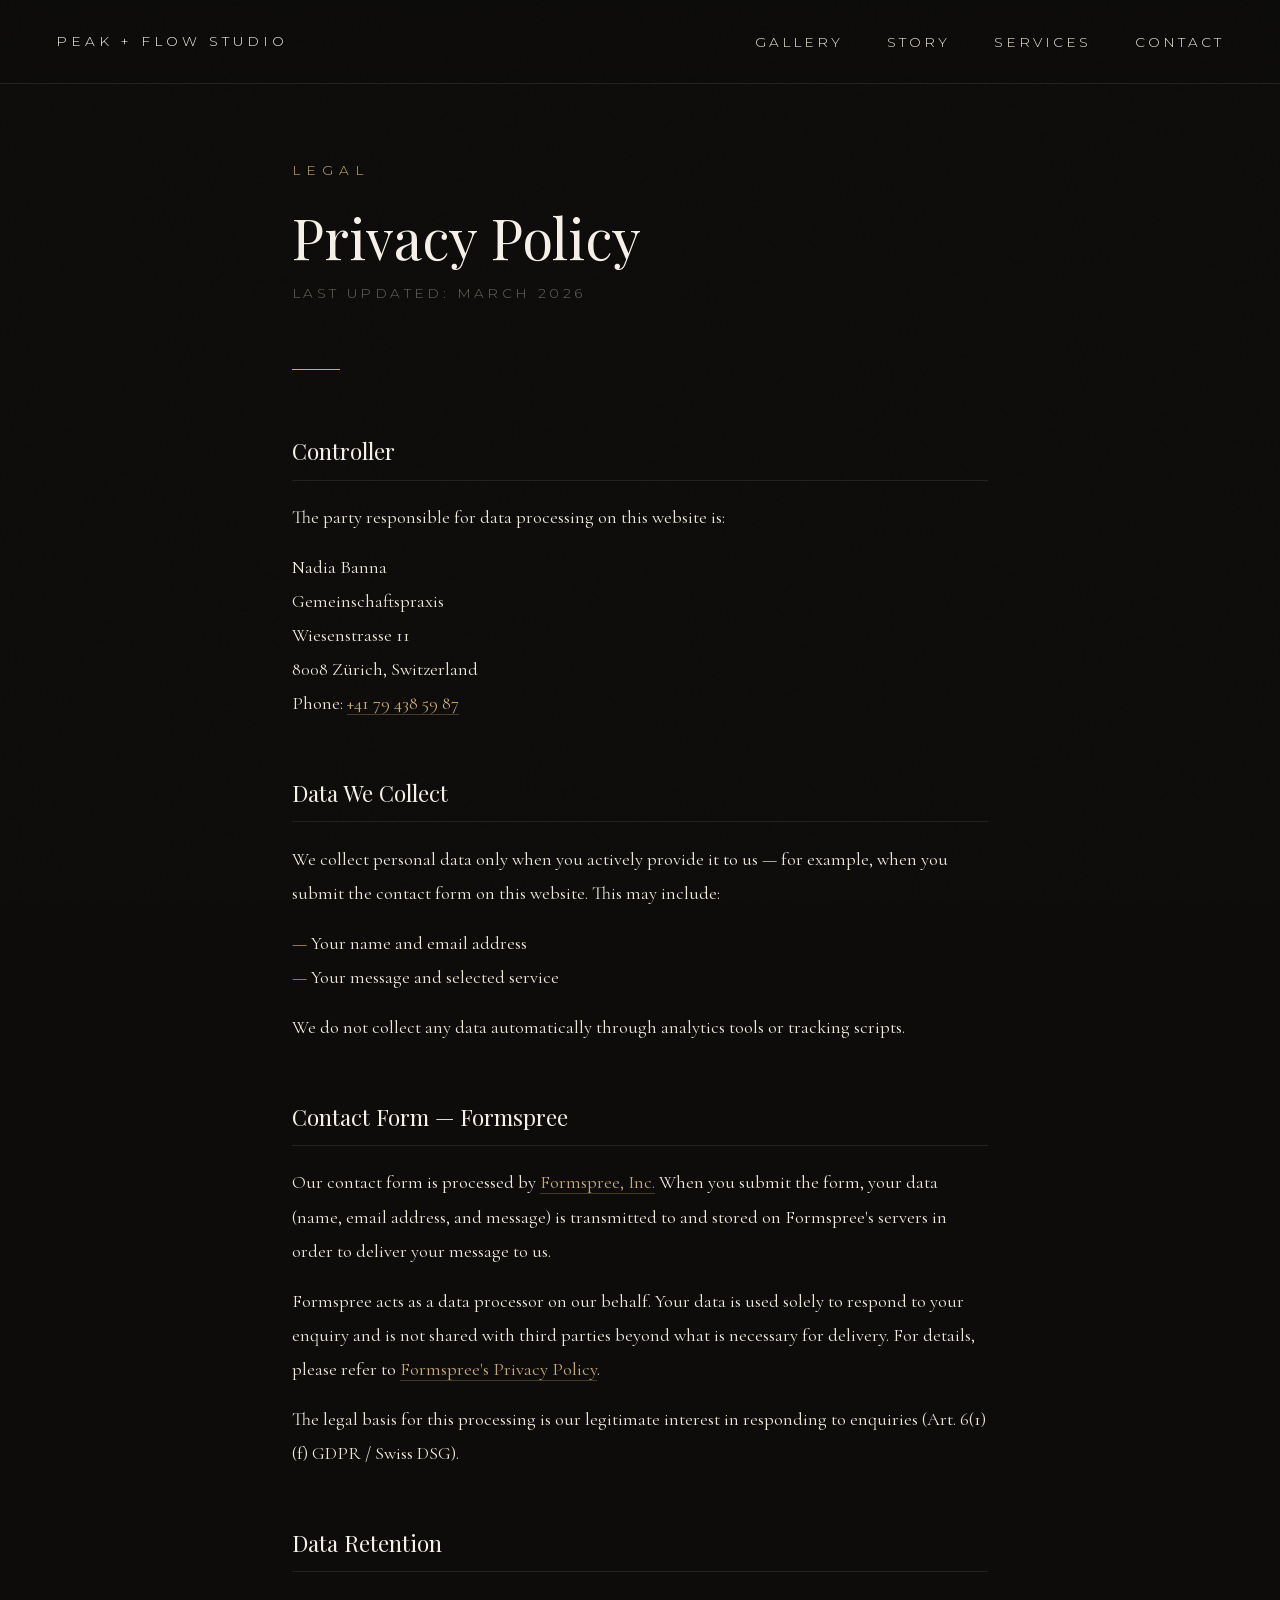
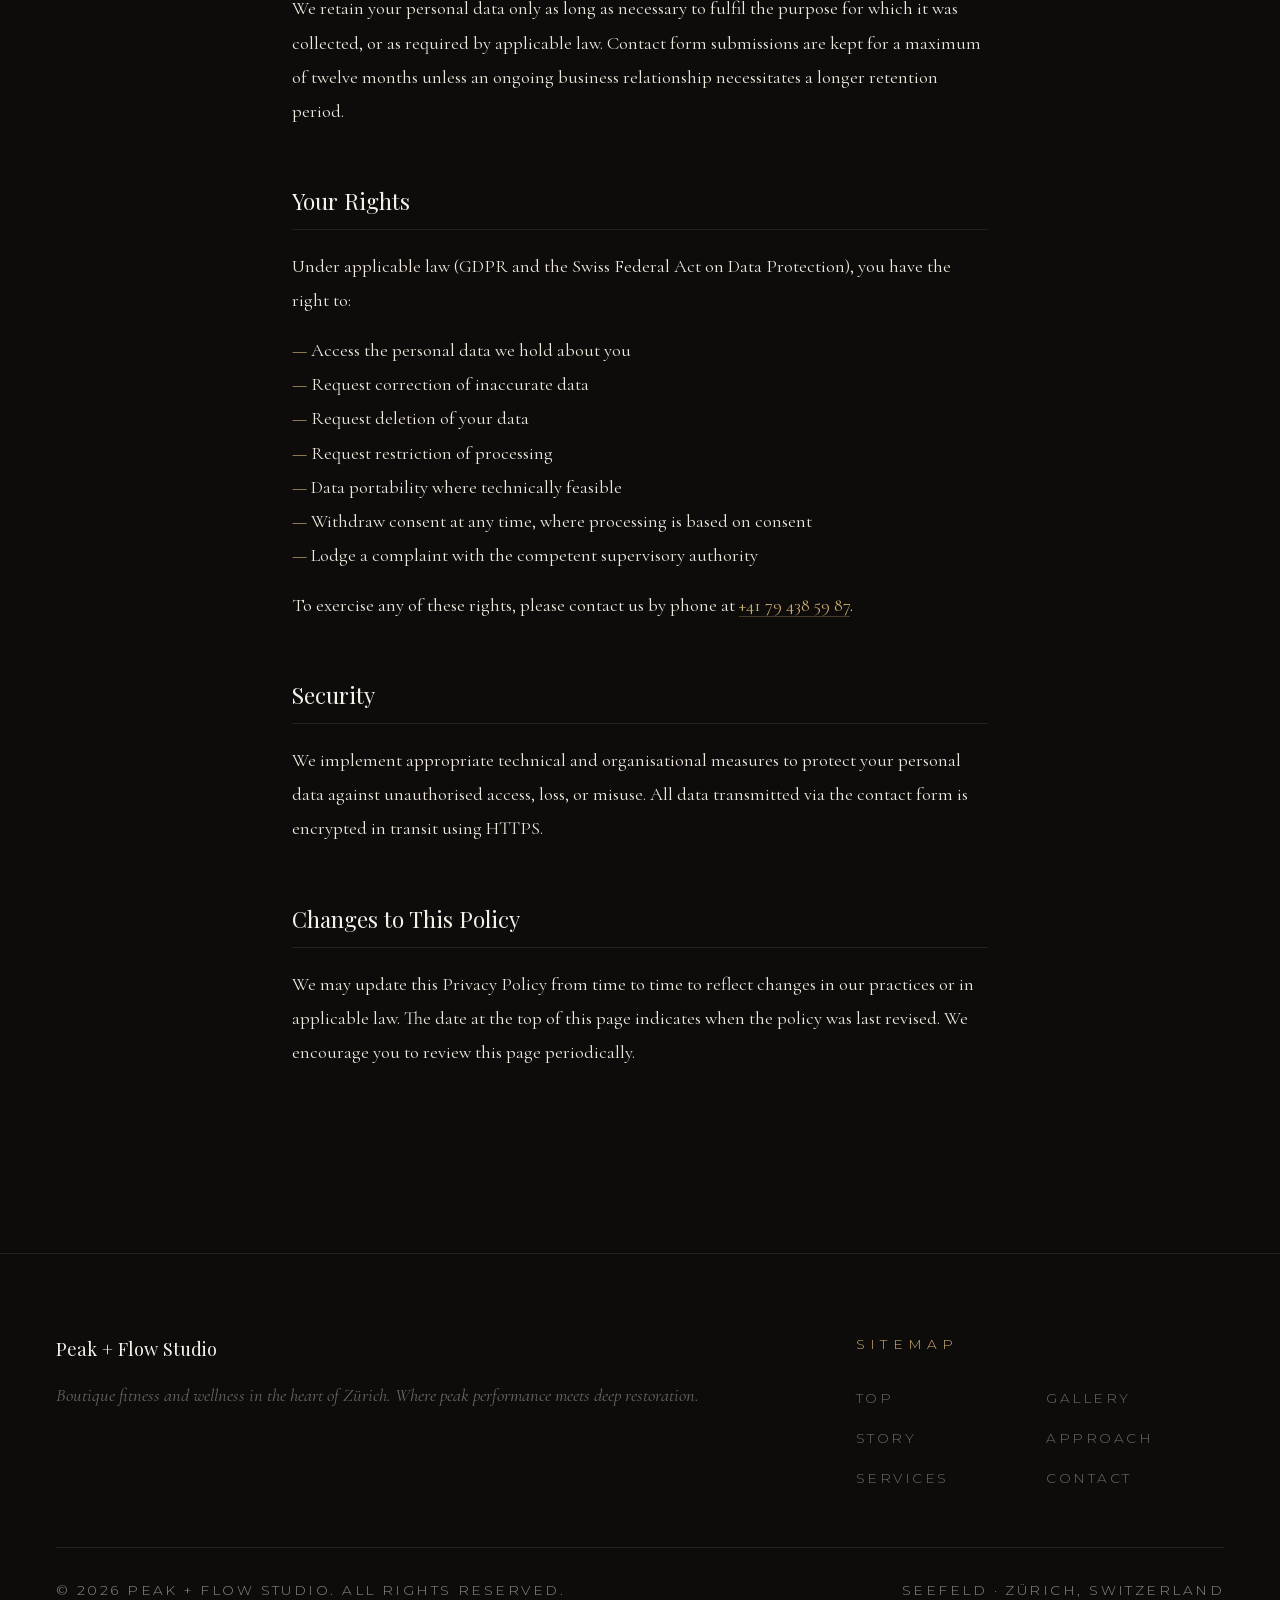
<file: privacy-policy.html>
<!DOCTYPE html>
<html lang="en">
<head>
  <meta charset="UTF-8">
  <meta name="viewport" content="width=device-width, initial-scale=1.0">
  <title>Privacy Policy — Peak + Flow Studio · Zürich</title>
  <meta name="description" content="Privacy Policy for Peak + Flow Studio, boutique fitness and wellness in Zürich.">
  <meta name="theme-color" content="#0D0C0B">
  <link rel="icon" href="favicon.svg" type="image/svg+xml">
  <link rel="canonical" href="https://www.peakflowstudio.ch/privacy-policy.html">
  <meta name="robots" content="noindex, follow">
  <link rel="stylesheet" href="fonts.css">
  <style>
    /* ─── TOKENS ─────────────────────────────────────── */
    :root {
      --ink:      #0D0C0B;
      --ink-2:    #171614;
      --cream:    #F5F0E8;
      --cream-2:  #EDE7DC;
      --cream-3:  #E2D9CC;
      --gold:     #C9AA6F;
      --stone:    #6A6560;
      --muted:    #484440;
      --border:   rgba(106,101,96,0.25);
    }

    /* ─── RESET ──────────────────────────────────────── */
    *, *::before, *::after { box-sizing: border-box; margin: 0; padding: 0; }
    html { scroll-behavior: smooth; }

    body {
      background: var(--ink);
      color: var(--cream);
      font-family: 'Cormorant Garamond', Georgia, serif;
      font-size: 17px;
      line-height: 1.6;
      overflow-x: hidden;
    }

    ::selection { background: var(--gold); color: var(--ink); }
    img { display: block; max-width: 100%; }
    a { color: inherit; text-decoration: none; }

    /* ─── GRAIN OVERLAY ──────────────────────────────── */
    body::after {
      content: '';
      position: fixed;
      inset: 0;
      pointer-events: none;
      z-index: 9999;
      background-image: url("data:image/svg+xml,%3Csvg viewBox='0 0 256 256' xmlns='http://www.w3.org/2000/svg'%3E%3Cfilter id='noise'%3E%3CfeTurbulence type='fractalNoise' baseFrequency='0.9' numOctaves='4' stitchTiles='stitch'/%3E%3C/filter%3E%3Crect width='100%25' height='100%25' filter='url(%23noise)' opacity='0.035'/%3E%3C/svg%3E");
      opacity: 0.4;
    }

    /* ─── NAV ────────────────────────────────────────── */
    #nav {
      position: fixed;
      top: 0; left: 0; right: 0;
      z-index: 1000;
      display: flex;
      align-items: center;
      justify-content: space-between;
      padding: 1.75rem 3.5rem;
      background: rgba(13, 12, 11, 0.92);
      backdrop-filter: blur(14px);
      -webkit-backdrop-filter: blur(14px);
      border-bottom: 1px solid var(--border);
    }

    .nav-brand {
      font-family: 'Montserrat', sans-serif;
      font-weight: 300;
      font-size: 0.85rem;
      letter-spacing: 0.3em;
      text-transform: uppercase;
      color: var(--cream);
      transition: opacity 0.3s;
    }
    .nav-brand:hover { opacity: 0.65; }

    .nav-links {
      display: flex;
      gap: 2.75rem;
      list-style: none;
    }

    .nav-links a {
      font-family: 'Montserrat', sans-serif;
      font-weight: 300;
      font-size: 0.85rem;
      letter-spacing: 0.22em;
      text-transform: uppercase;
      color: var(--cream-2);
      transition: color 0.3s;
      position: relative;
    }

    .nav-links a::after {
      content: '';
      position: absolute;
      bottom: -5px; left: 0;
      width: 0; height: 1px;
      background: var(--gold);
      transition: width 0.35s ease;
    }

    .nav-links a:hover { color: var(--gold); }
    .nav-links a:hover::after { width: 100%; }

    /* ─── PAGE ───────────────────────────────────────── */
    .page-wrap {
      max-width: 760px;
      margin: 0 auto;
      padding: 10rem 2rem 8rem;
    }

    .page-eyebrow {
      font-family: 'Montserrat', sans-serif;
      font-size: 0.85rem;
      font-weight: 300;
      letter-spacing: 0.45em;
      text-transform: uppercase;
      color: var(--gold);
      margin-bottom: 1.5rem;
    }

    .page-title {
      font-family: 'Playfair Display', Georgia, serif;
      font-size: clamp(2.2rem, 5vw, 3.5rem);
      font-weight: 400;
      line-height: 1.1;
      margin-bottom: 1rem;
    }

    .page-date {
      font-family: 'Montserrat', sans-serif;
      font-size: 0.85rem;
      font-weight: 300;
      letter-spacing: 0.25em;
      text-transform: uppercase;
      color: var(--stone);
      margin-bottom: 4rem;
    }

    .divider {
      width: 3rem;
      height: 1px;
      background: var(--gold);
      margin-bottom: 4rem;
    }

    /* ─── CONTENT ────────────────────────────────────── */
    .policy-section { margin-bottom: 3.5rem; }

    .policy-section h2 {
      font-family: 'Playfair Display', Georgia, serif;
      font-size: 1.4rem;
      font-weight: 400;
      color: var(--cream);
      margin-bottom: 1.2rem;
      padding-bottom: 0.6rem;
      border-bottom: 1px solid var(--border);
    }

    .policy-section p {
      font-size: 1.15rem;
      color: var(--cream-2);
      line-height: 1.85;
      margin-bottom: 1rem;
    }

    .policy-section p:last-child { margin-bottom: 0; }

    .policy-section ul {
      list-style: none;
      margin: 0.5rem 0 1rem;
    }

    .policy-section ul li {
      font-size: 1.15rem;
      color: var(--cream-2);
      line-height: 1.85;
      padding-left: 1.2rem;
      position: relative;
    }

    .policy-section ul li::before {
      content: '—';
      position: absolute;
      left: 0;
      color: var(--gold);
    }

    .policy-section a {
      color: var(--gold);
      border-bottom: 1px solid rgba(201,170,111,0.3);
      transition: border-color 0.3s;
    }

    .policy-section a:hover { border-color: var(--gold); }

    /* ─── FOOTER ─────────────────────────────────────── */
    footer {
      background: var(--ink);
      border-top: 1px solid var(--border);
      padding: 5rem 3.5rem 3rem;
    }

    .footer-grid {
      display: grid;
      grid-template-columns: 2fr 1fr;
      gap: 4rem;
      max-width: 1200px;
      margin: 0 auto 3.5rem;
    }

    .footer-brand-mark {
      font-family: 'Playfair Display', Georgia, serif;
      font-size: 1.15rem;
      font-weight: 400;
      margin-bottom: 1rem;
    }

    .footer-tagline {
      font-size: 1.15rem;
      font-style: italic;
      color: var(--stone);
      line-height: 1.7;
    }

    .footer-col-hed {
      font-family: 'Montserrat', sans-serif;
      font-size: 0.85rem;
      font-weight: 300;
      letter-spacing: 0.38em;
      text-transform: uppercase;
      color: var(--gold);
      margin-bottom: 1.75rem;
    }

    .sitemap { list-style: none; display: grid; grid-template-columns: 1fr 1fr; gap: 0.8rem; }

    .sitemap a {
      font-family: 'Montserrat', sans-serif;
      font-size: 0.85rem;
      font-weight: 300;
      letter-spacing: 0.18em;
      text-transform: uppercase;
      color: rgba(245,240,232,0.42);
      transition: color 0.3s;
    }

    .sitemap a:hover { color: var(--gold); }

    .footer-bar {
      display: flex;
      justify-content: space-between;
      align-items: center;
      padding-top: 2rem;
      border-top: 1px solid var(--border);
      max-width: 1200px;
      margin: 0 auto;
    }

    .footer-copy,
    .footer-locs {
      font-family: 'Montserrat', sans-serif;
      font-size: 0.85rem;
      font-weight: 300;
      letter-spacing: 0.18em;
      text-transform: uppercase;
      color: rgba(245,240,232,0.55);
    }

    /* ─── RESPONSIVE ─────────────────────────────────── */
    @media (max-width: 680px) {
      #nav { padding: 1.4rem 1.5rem; }
      .nav-links { display: none; }
      .page-wrap { padding: 8rem 1.5rem 6rem; }
      .footer-grid { grid-template-columns: 1fr; gap: 3rem; }
      .footer-bar { flex-direction: column; gap: 0.75rem; text-align: center; }
      footer { padding: 4rem 1.5rem 2rem; }
    }
  </style>
</head>
<body>

<!-- ─────────── NAV ─────────── -->
<nav id="nav">
  <a class="nav-brand" href="index.html">Peak + Flow Studio</a>
  <ul class="nav-links">
    <li><a href="index.html#gallery">Gallery</a></li>
    <li><a href="index.html#story">Story</a></li>
    <li><a href="index.html#services">Services</a></li>
    <li><a href="index.html#contact">Contact</a></li>
  </ul>
</nav>

<!-- ─────────── CONTENT ─────────── -->
<main>
  <div class="page-wrap">

    <p class="page-eyebrow">Legal</p>
    <h1 class="page-title">Privacy Policy</h1>
    <p class="page-date">Last updated: March 2026</p>
    <div class="divider"></div>

    <div class="policy-section">
      <h2>Controller</h2>
      <p>The party responsible for data processing on this website is:</p>
      <p>
        Nadia Banna<br>
        Gemeinschaftspraxis<br>
        Wiesenstrasse 11<br>
        8008 Zürich, Switzerland<br>
        Phone: <a href="tel:+41794385987">+41 79 438 59 87</a>
      </p>
    </div>

    <div class="policy-section">
      <h2>Data We Collect</h2>
      <p>We collect personal data only when you actively provide it to us — for example, when you submit the contact form on this website. This may include:</p>
      <ul>
        <li>Your name and email address</li>
        <li>Your message and selected service</li>
      </ul>
      <p>We do not collect any data automatically through analytics tools or tracking scripts.</p>
    </div>

    <div class="policy-section">
      <h2>Contact Form — Formspree</h2>
      <p>Our contact form is processed by <a href="https://formspree.io" target="_blank" rel="noopener">Formspree, Inc.</a> When you submit the form, your data (name, email address, and message) is transmitted to and stored on Formspree's servers in order to deliver your message to us.</p>
      <p>Formspree acts as a data processor on our behalf. Your data is used solely to respond to your enquiry and is not shared with third parties beyond what is necessary for delivery. For details, please refer to <a href="https://formspree.io/legal/privacy-policy" target="_blank" rel="noopener">Formspree's Privacy Policy</a>.</p>
      <p>The legal basis for this processing is our legitimate interest in responding to enquiries (Art. 6(1)(f) GDPR / Swiss DSG).</p>
    </div>

    <div class="policy-section">
      <h2>Data Retention</h2>
      <p>We retain your personal data only as long as necessary to fulfil the purpose for which it was collected, or as required by applicable law. Contact form submissions are kept for a maximum of twelve months unless an ongoing business relationship necessitates a longer retention period.</p>
    </div>

    <div class="policy-section">
      <h2>Your Rights</h2>
      <p>Under applicable law (GDPR and the Swiss Federal Act on Data Protection), you have the right to:</p>
      <ul>
        <li>Access the personal data we hold about you</li>
        <li>Request correction of inaccurate data</li>
        <li>Request deletion of your data</li>
        <li>Request restriction of processing</li>
        <li>Data portability where technically feasible</li>
        <li>Withdraw consent at any time, where processing is based on consent</li>
        <li>Lodge a complaint with the competent supervisory authority</li>
      </ul>
      <p>To exercise any of these rights, please contact us by phone at <a href="tel:+41794385987">+41 79 438 59 87</a>.</p>
    </div>

    <div class="policy-section">
      <h2>Security</h2>
      <p>We implement appropriate technical and organisational measures to protect your personal data against unauthorised access, loss, or misuse. All data transmitted via the contact form is encrypted in transit using HTTPS.</p>
    </div>

    <div class="policy-section">
      <h2>Changes to This Policy</h2>
      <p>We may update this Privacy Policy from time to time to reflect changes in our practices or in applicable law. The date at the top of this page indicates when the policy was last revised. We encourage you to review this page periodically.</p>
    </div>

  </div>
</main>

<!-- ─────────── FOOTER ─────────── -->
<footer>
  <div class="footer-grid">
    <div>
      <p class="footer-brand-mark">Peak + Flow Studio</p>
      <p class="footer-tagline">Boutique fitness and wellness in the heart of Zürich. Where peak performance meets deep restoration.</p>
    </div>
    <div>
      <p class="footer-col-hed">Sitemap</p>
      <ul class="sitemap">
        <li><a href="index.html#hero">Top</a></li>
        <li><a href="index.html#gallery">Gallery</a></li>
        <li><a href="index.html#story">Story</a></li>
        <li><a href="index.html#approach">Approach</a></li>
        <li><a href="index.html#services">Services</a></li>
        <li><a href="index.html#contact">Contact</a></li>
      </ul>
    </div>
  </div>
  <div class="footer-bar">
    <p class="footer-copy">&copy; <span id="year"></span> Peak + Flow Studio. All rights reserved.</p>
    <p class="footer-locs">Seefeld &middot; Zürich, Switzerland</p>
  </div>
</footer>

<script>
  document.getElementById('year').textContent = new Date().getFullYear();
</script>

</body>
</html>
</file>
<file: fonts.css>
/* ─── Cormorant Garamond — normal ─────────────────────────── */
/* latin-ext */
@font-face {
  font-family: 'Cormorant Garamond';
  font-style: normal;
  font-weight: 300 600;
  font-display: swap;
  src: url(fonts/cormorant-garamond-normal-ext.woff2) format('woff2');
  unicode-range: U+0100-02BA, U+02BD-02C5, U+02C7-02CC, U+02CE-02D7, U+02DD-02FF, U+0304, U+0308, U+0329, U+1D00-1DBF, U+1E00-1E9F, U+1EF2-1EFF, U+2020, U+20A0-20AB, U+20AD-20C0, U+2113, U+2C60-2C7F, U+A720-A7FF;
}
/* latin */
@font-face {
  font-family: 'Cormorant Garamond';
  font-style: normal;
  font-weight: 300 600;
  font-display: swap;
  src: url(fonts/cormorant-garamond-normal.woff2) format('woff2');
  unicode-range: U+0000-00FF, U+0131, U+0152-0153, U+02BB-02BC, U+02C6, U+02DA, U+02DC, U+0304, U+0308, U+0329, U+2000-206F, U+20AC, U+2122, U+2191, U+2193, U+2212, U+2215, U+FEFF, U+FFFD;
}

/* ─── Cormorant Garamond — italic ─────────────────────────── */
/* latin-ext */
@font-face {
  font-family: 'Cormorant Garamond';
  font-style: italic;
  font-weight: 300 600;
  font-display: swap;
  src: url(fonts/cormorant-garamond-italic-ext.woff2) format('woff2');
  unicode-range: U+0100-02BA, U+02BD-02C5, U+02C7-02CC, U+02CE-02D7, U+02DD-02FF, U+0304, U+0308, U+0329, U+1D00-1DBF, U+1E00-1E9F, U+1EF2-1EFF, U+2020, U+20A0-20AB, U+20AD-20C0, U+2113, U+2C60-2C7F, U+A720-A7FF;
}
/* latin */
@font-face {
  font-family: 'Cormorant Garamond';
  font-style: italic;
  font-weight: 300 600;
  font-display: swap;
  src: url(fonts/cormorant-garamond-italic.woff2) format('woff2');
  unicode-range: U+0000-00FF, U+0131, U+0152-0153, U+02BB-02BC, U+02C6, U+02DA, U+02DC, U+0304, U+0308, U+0329, U+2000-206F, U+20AC, U+2122, U+2191, U+2193, U+2212, U+2215, U+FEFF, U+FFFD;
}

/* ─── Playfair Display — normal ───────────────────────────── */
/* latin-ext */
@font-face {
  font-family: 'Playfair Display';
  font-style: normal;
  font-weight: 400 900;
  font-display: swap;
  src: url(fonts/playfair-display-normal-ext.woff2) format('woff2');
  unicode-range: U+0100-02BA, U+02BD-02C5, U+02C7-02CC, U+02CE-02D7, U+02DD-02FF, U+0304, U+0308, U+0329, U+1D00-1DBF, U+1E00-1E9F, U+1EF2-1EFF, U+2020, U+20A0-20AB, U+20AD-20C0, U+2113, U+2C60-2C7F, U+A720-A7FF;
}
/* latin */
@font-face {
  font-family: 'Playfair Display';
  font-style: normal;
  font-weight: 400 900;
  font-display: swap;
  src: url(fonts/playfair-display-normal.woff2) format('woff2');
  unicode-range: U+0000-00FF, U+0131, U+0152-0153, U+02BB-02BC, U+02C6, U+02DA, U+02DC, U+0304, U+0308, U+0329, U+2000-206F, U+20AC, U+2122, U+2191, U+2193, U+2212, U+2215, U+FEFF, U+FFFD;
}

/* ─── Playfair Display — italic ───────────────────────────── */
/* latin-ext */
@font-face {
  font-family: 'Playfair Display';
  font-style: italic;
  font-weight: 400 900;
  font-display: swap;
  src: url(fonts/playfair-display-italic-ext.woff2) format('woff2');
  unicode-range: U+0100-02BA, U+02BD-02C5, U+02C7-02CC, U+02CE-02D7, U+02DD-02FF, U+0304, U+0308, U+0329, U+1D00-1DBF, U+1E00-1E9F, U+1EF2-1EFF, U+2020, U+20A0-20AB, U+20AD-20C0, U+2113, U+2C60-2C7F, U+A720-A7FF;
}
/* latin */
@font-face {
  font-family: 'Playfair Display';
  font-style: italic;
  font-weight: 400 900;
  font-display: swap;
  src: url(fonts/playfair-display-italic.woff2) format('woff2');
  unicode-range: U+0000-00FF, U+0131, U+0152-0153, U+02BB-02BC, U+02C6, U+02DA, U+02DC, U+0304, U+0308, U+0329, U+2000-206F, U+20AC, U+2122, U+2191, U+2193, U+2212, U+2215, U+FEFF, U+FFFD;
}

/* ─── Montserrat — normal ─────────────────────────────────── */
/* latin-ext */
@font-face {
  font-family: 'Montserrat';
  font-style: normal;
  font-weight: 200 500;
  font-display: swap;
  src: url(fonts/montserrat-normal-ext.woff2) format('woff2');
  unicode-range: U+0100-02BA, U+02BD-02C5, U+02C7-02CC, U+02CE-02D7, U+02DD-02FF, U+0304, U+0308, U+0329, U+1D00-1DBF, U+1E00-1E9F, U+1EF2-1EFF, U+2020, U+20A0-20AB, U+20AD-20C0, U+2113, U+2C60-2C7F, U+A720-A7FF;
}
/* latin */
@font-face {
  font-family: 'Montserrat';
  font-style: normal;
  font-weight: 200 500;
  font-display: swap;
  src: url(fonts/montserrat-normal.woff2) format('woff2');
  unicode-range: U+0000-00FF, U+0131, U+0152-0153, U+02BB-02BC, U+02C6, U+02DA, U+02DC, U+0304, U+0308, U+0329, U+2000-206F, U+20AC, U+2122, U+2191, U+2193, U+2212, U+2215, U+FEFF, U+FFFD;
}
</file>
